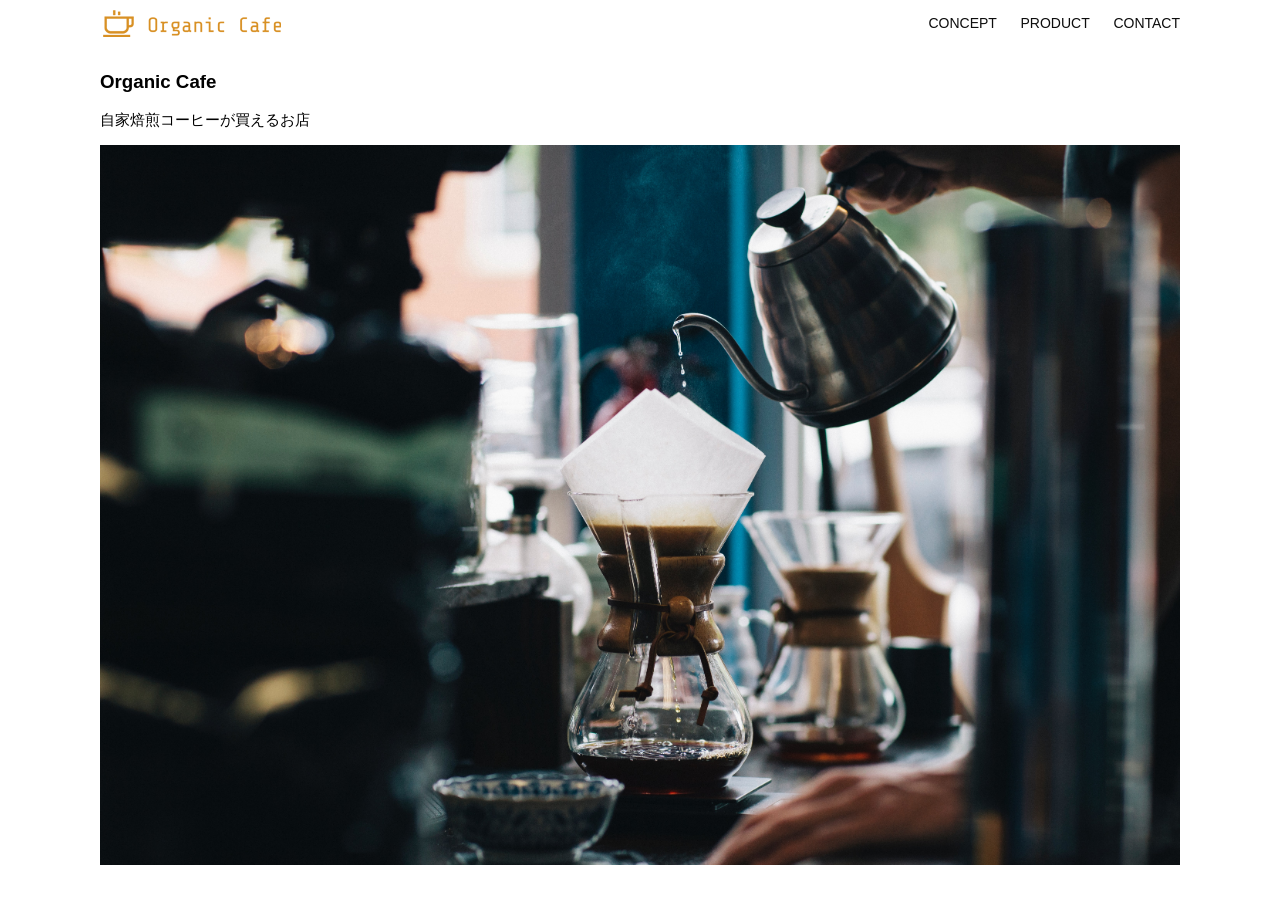
<file: kadai_013/index.html>
<!doctype html>
<html>
    <head>
        <title>Organic Cafe</title>
        <meta charset="UTF-8" />
        <meta
            name="description"
            content="自家焙煎のコーヒーがお家で楽しめるOrganic Cafe"
        />
        <meta name="viewport" content="width=device-width, initial-scale=1.0" />
        <link rel="stylesheet" href="style.css" />
    </head>
    <body>
        <!-- ヘッダー -->
        <header>
            <!-- ロゴ -->
            <a href="index.html" id="logo"
                ><img src="images/logo.png" alt="トップページに戻る"
            /></a>

            <!-- PC用ナビゲーション -->
            <nav id="nav-pc">
                <a href="index.html#concept">CONCEPT</a>
                <a href="index.html#product">PRODUCT</a>
                <a href="index.html#contact">CONTACT</a>
            </nav>
            <!-- SP用課題 -->
            <img
                id="menu-sp" src="images/button-menu.png" alt="ナビゲーションを開く" onclick="document.getElementById('nav-sp').style.display = 'block'">
            <nav id="nav-sp">
                <img
                    id="close" src="images/button-close.png"
                    alt="ナビゲーションを閉じる"
                    onclick="
                        document.getElementById('nav-sp').style.display = 'none'">
                    <ul>
                        <li>
                            <a
                                id="logo-sp"
                                href="index.html"
                                onclick="
                                    document.getElementById(
                                        'nav-sp',
                                    ).style.display = 'none'
                                "
                            >
                                <img
                                    src="images/logo-sp.png"
                                    alt="トップページに戻る"
                            /></a>
                        </li>
                        <li>
                            <a
                                class="menu"
                                href="index.html#concept"
                                onclick="
                                    document.getElementById(
                                        'nav-sp',
                                    ).style.display = 'none'
                                "
                                >CONCEPT</a
                            >
                        </li>
                        <li>
                            <a
                                class="menu"
                                href="index.html#product"
                                onclick="
                                    document.getElementById(
                                        'nav-sp',
                                    ).style.display = 'none'
                                "
                                >PRODUCT</a
                            >
                        </li>
                        <li>
                            <a
                                class="menu"
                                href="index.html#contact"
                                onclick="
                                    document.getElementById(
                                        'nav-sp',
                                    ).style.display = 'none'
                                "
                                >CONTACT</a
                            >
                        </li>
                    </ul>
                </nav>
            </nav>
        </header>

        <main>
            <article>
                <!-- メインビジュアル -->
                <section id="main-visual">
                    <div id="main-message">
                        <h1>Organic Cafe</h1>
                        <p>自家焙煎コーヒーが買えるお店</p>
                    </div>
                    <img
                        src="images/main-image.jpg"
                        alt="コーヒーをハンドドリップで淹れる画像"
                    />
                </section>
            </article>
        </main>
    </body>
</html>
</file>
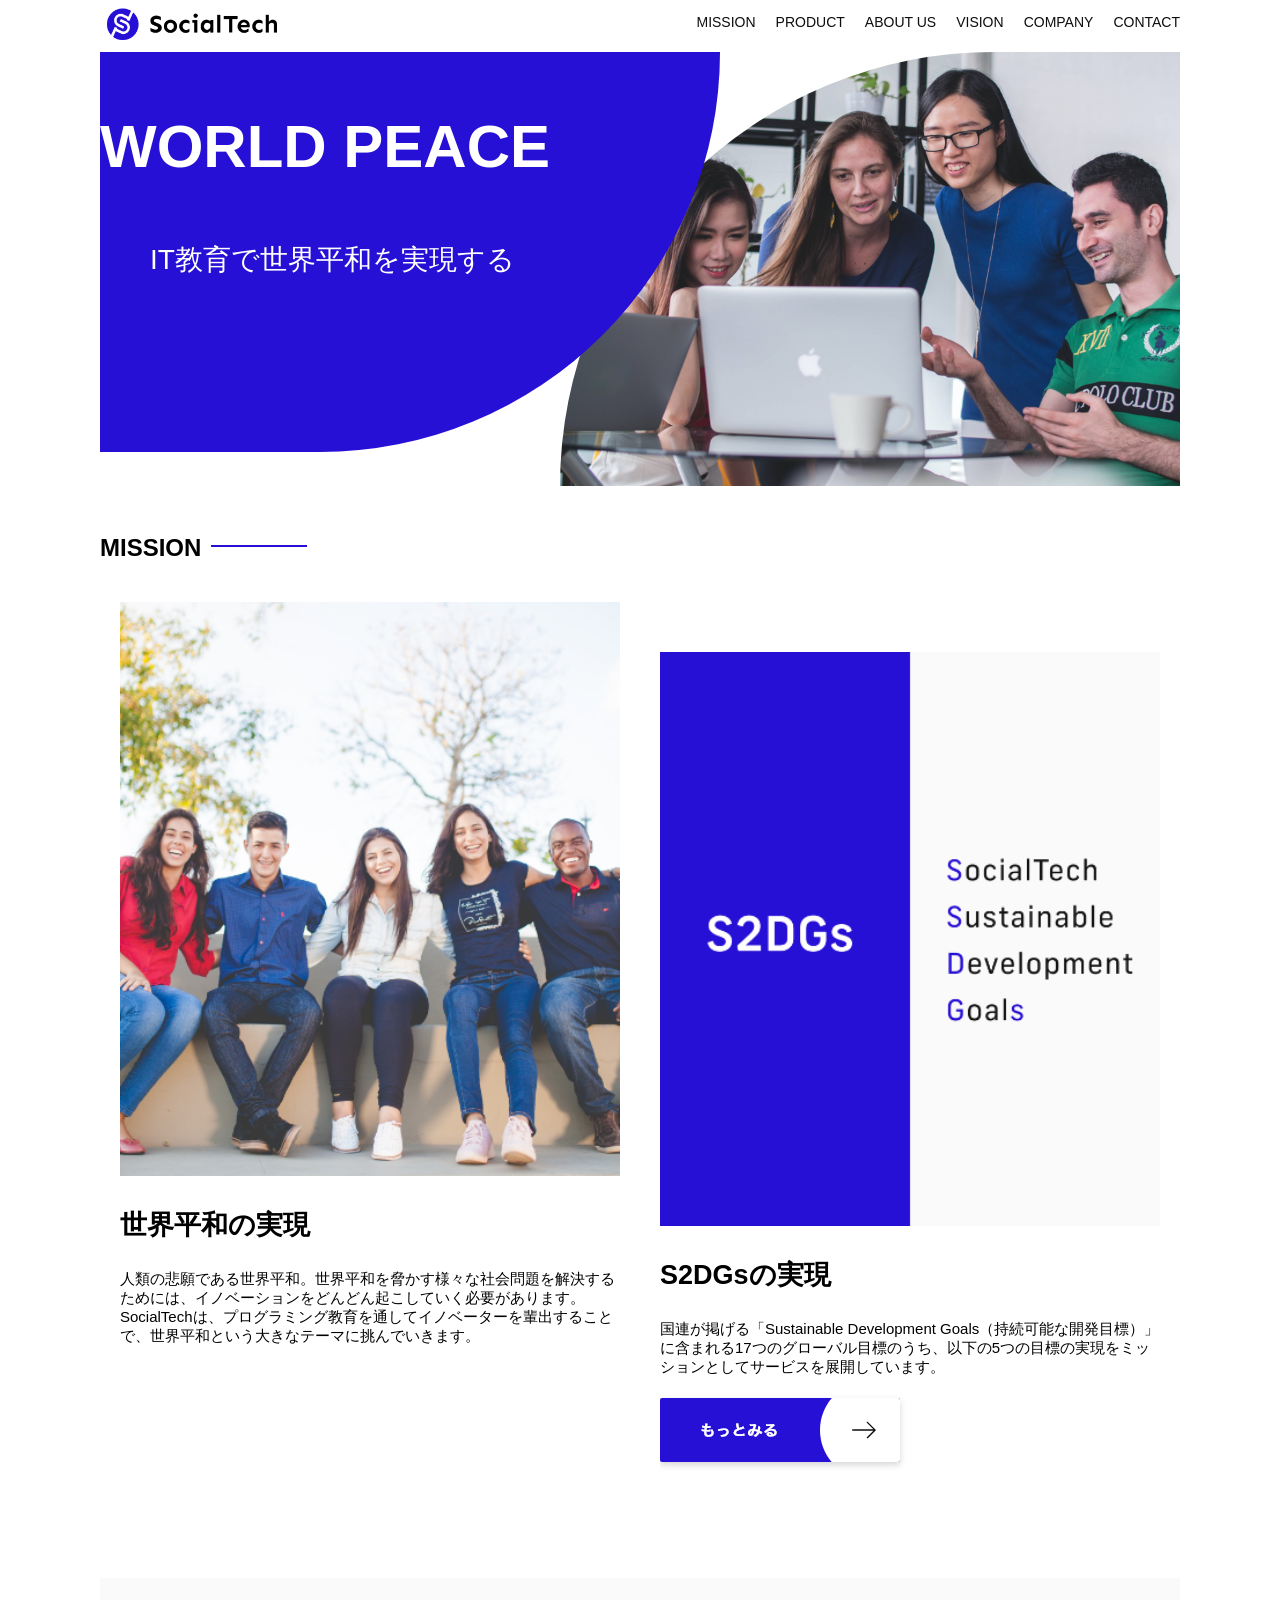
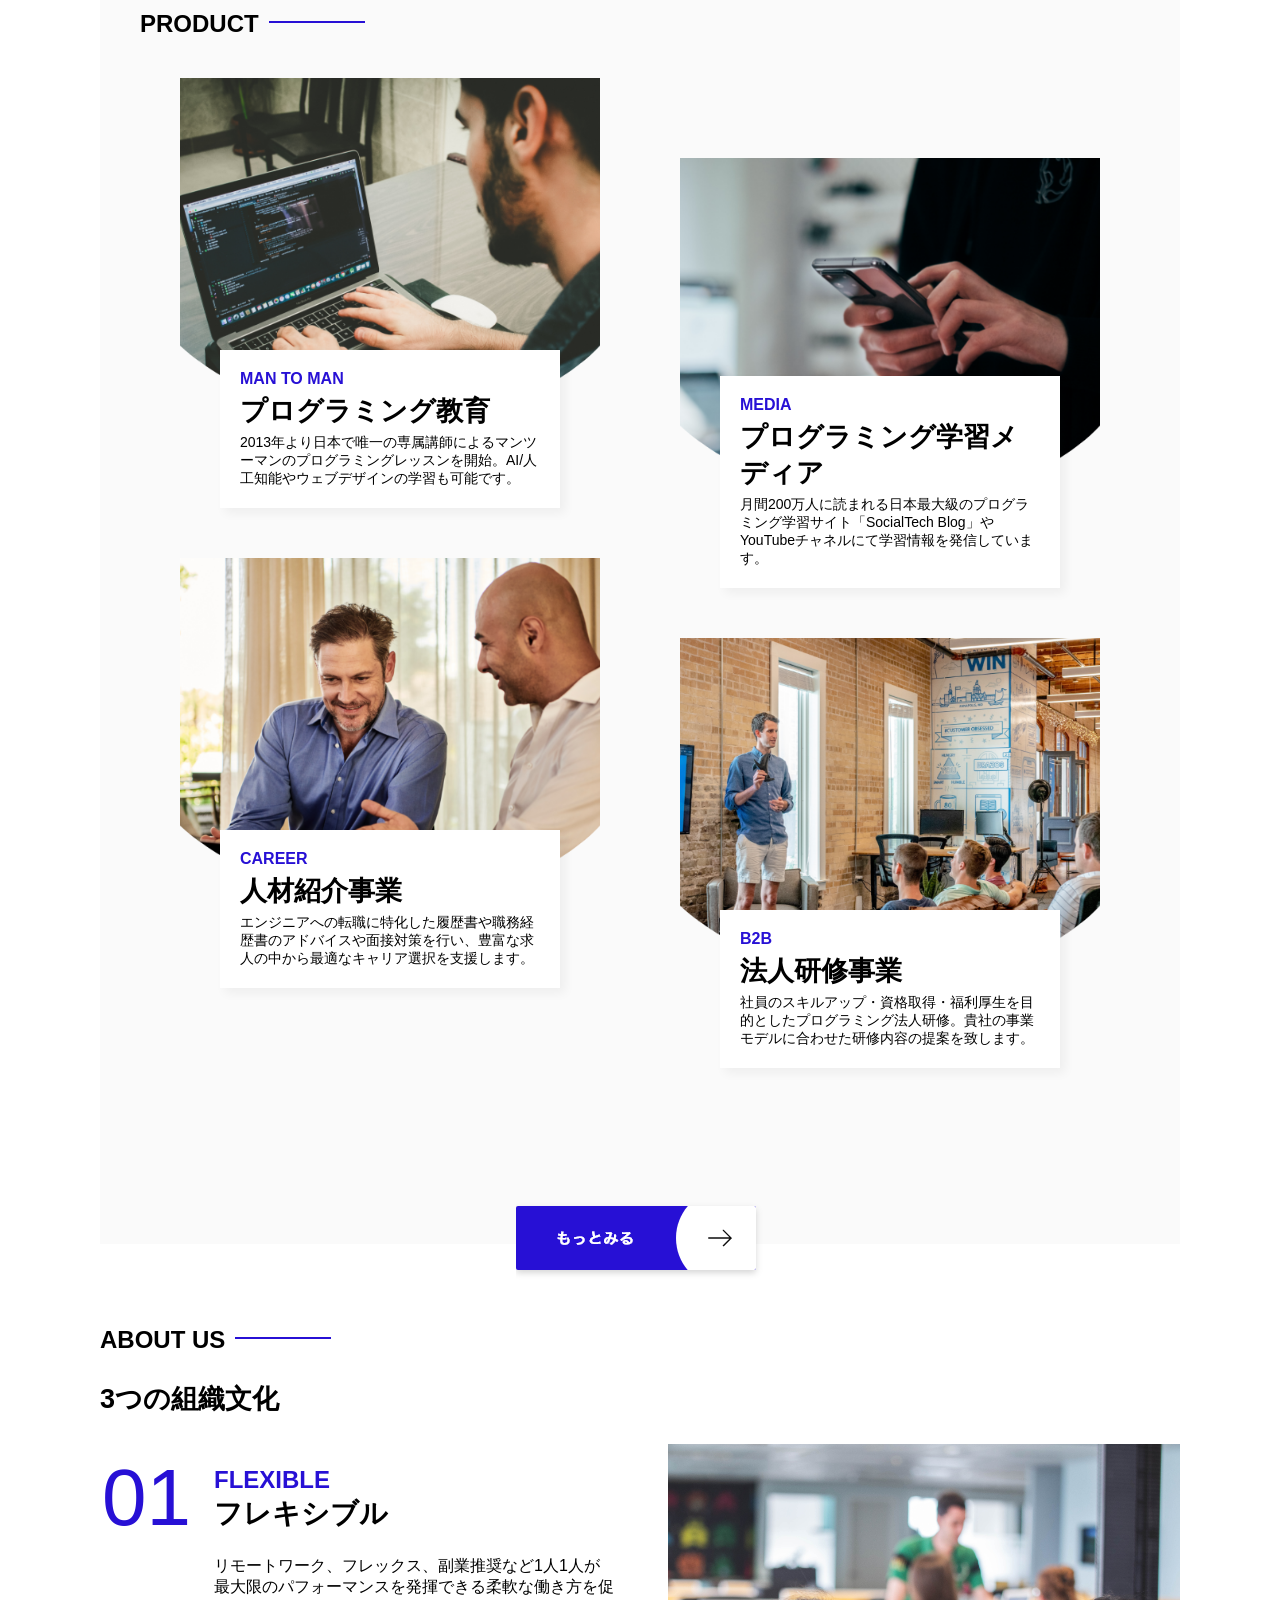
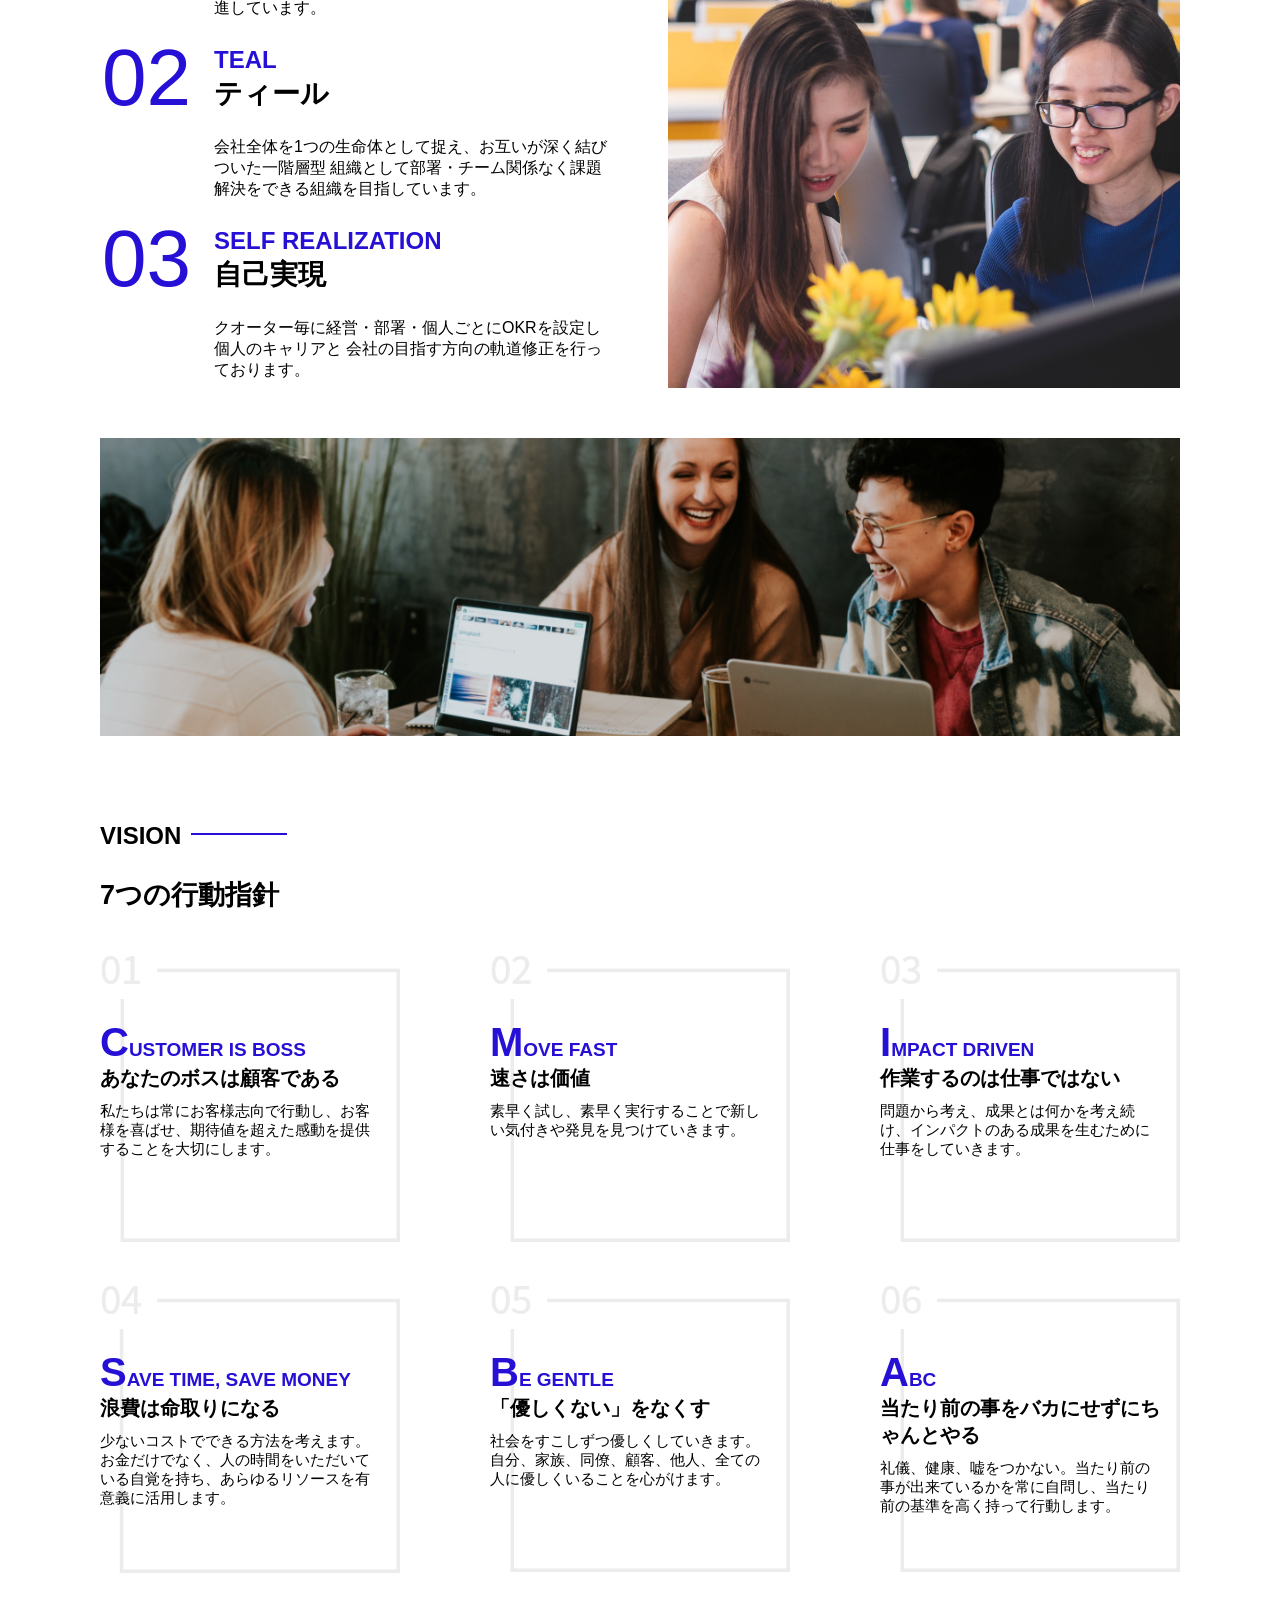
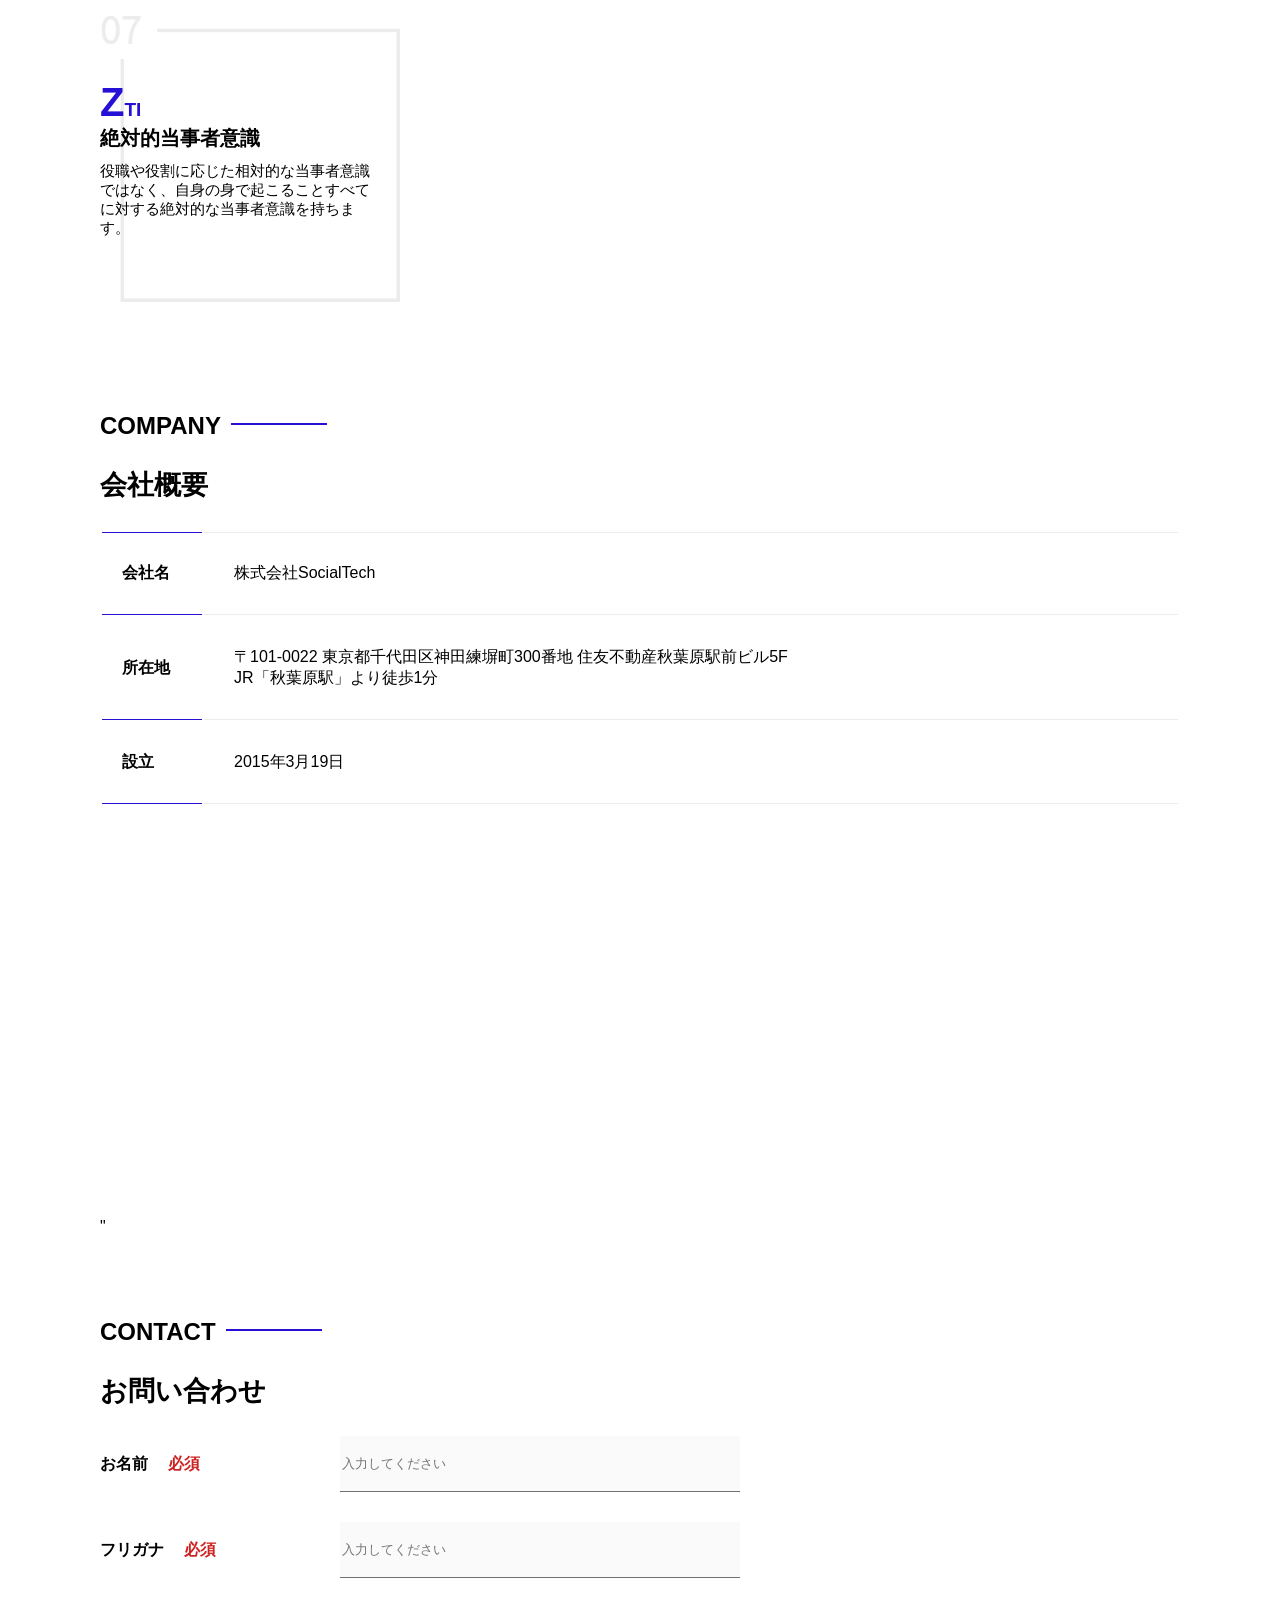
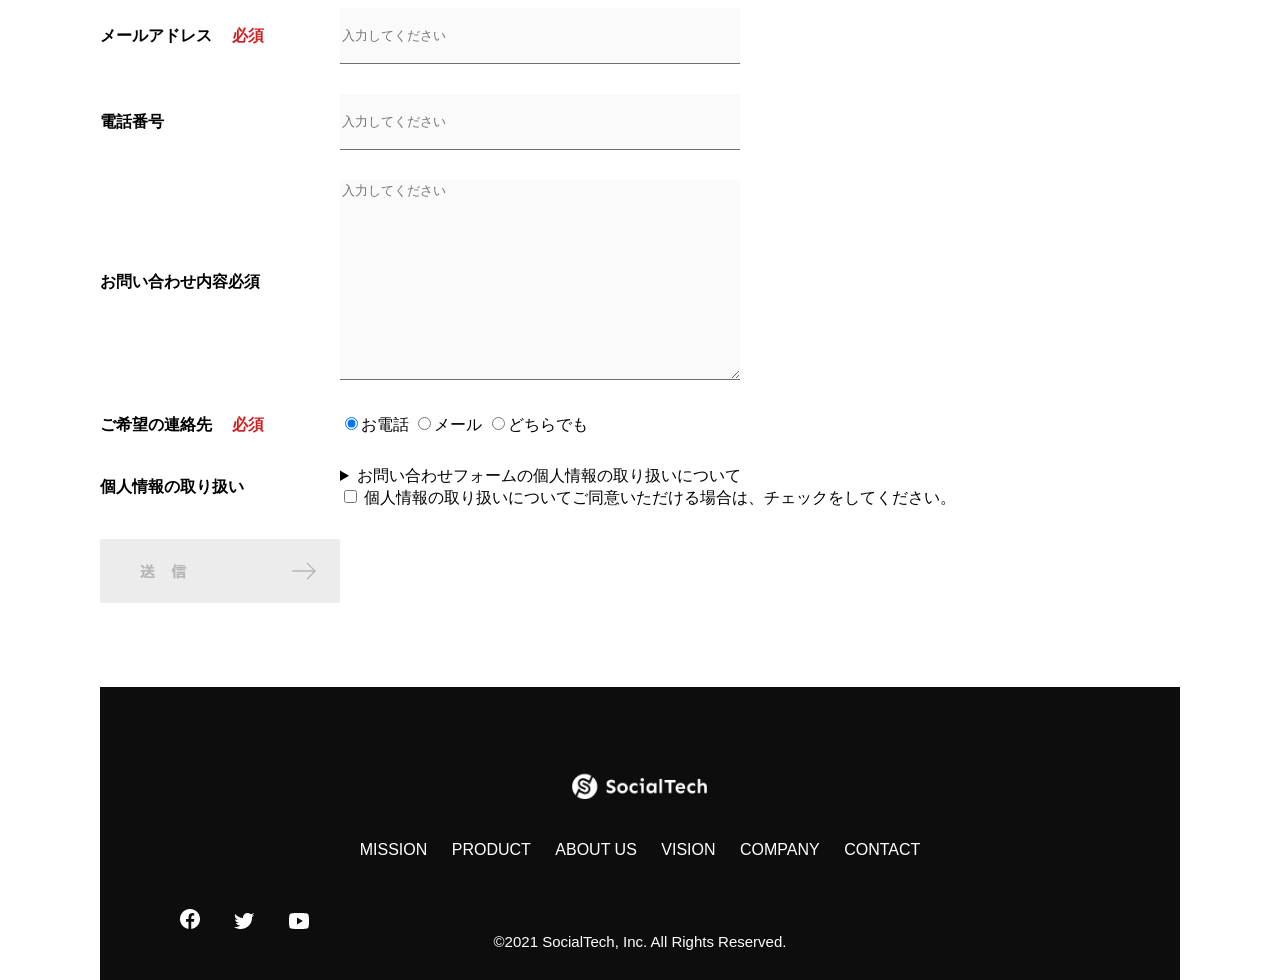
<file:  kadai_tutorial_output/socialtech/index.html>
<!doctype html>
<html>
  <head>
    <title>SocialTech</title>
    <meta charset="utf-8" />
    <meta
      name="description"
      content="SocialTechはEdTech業界のリーディングカンパニーを目指します。"
    />
    <meta name="viewport" content="width=device-width, initial-scale=1.0" />
    <link rel="stylesheet" href="style.css" />
  </head>
  <body>
    <!-- ヘッダー -->
    <header>
      <!-- ロゴ -->
      <a href="index.html" id="logo">
          <img src="images/logo.png" alt="トップページに戻る">
        </a>
      <!-- PC用ナビゲーション -->
      <nav id="nav-pc">
        <ul>
          <li><a href="mission.html">MISSION</a></li>
          <li><a href="product.html">PRODUCT</a></li>
          <li><a href="index.html#aboutus">ABOUT US</a></li>
          <li><a href="index.html#vision">VISION</a></li>
          <li><a href="index.html#company">COMPANY</a></li>
          <li><a href="index.html#contact">CONTACT</a></li>
        </ul>
      </nav>
      <!-- スマホ用メニューボタン -->
      <button id="menu-sp" onclick="document.getElementById('nav-sp').style.display = 'block'">
          <img src="images/button-menu.png" alt="ナビゲーションを開く">
      </button>
      <!-- スマホ用ナビゲーション -->
      <div id="nav-sp">
          <button id="close" onclick="document.getElementById('nav-sp').style.display = 'none'">
              <img src="images/button-close.png" alt="ナビゲーションを閉じる">
          </button>
                  <nav>
                      <ul>
                          <li>
                              <a id="logo-sp" href="index.html" onclick="document.getElementById('nav-sp').style.display = 'none'"><img src="images/logo-sp.png" alt="トップページに戻る"></a>
                          </li>
                        <li><a class="menu" href="mission.html" onclick="document.getElementById('nav-sp').style.display = 'none'">MISSION</a></li>
                        <li><a class="menu" href="product.html" onclick="document.getElementById('nav-sp').style.display = 'none'">PRODUCT</a></li>
                        <li><a class="menu" href="index.html#aboutus" onclick="document.getElementById('nav-sp').style.display = 'none'">ABOUT US</a></li>
                        <li><a class="menu" href="index.html#vision" onclick="document.getElementById('nav-sp').style.display = 'none'">VISION</a></li>
                        <li><a class="menu" href="index.html#company" onclick="document.getElementById('nav-sp').style.display = 'none'">COMPANY</a></li>
                        <li><a class="menu" href="index.html#contact" onclick="document.getElementById('nav-sp').style.display = 'none'">CONTACT</a></li>
                      </ul>
                  </nav>
                  <div id="sns">
                      <a href="https://www.facebook.com/sejuku2013">
                          <img src="images/button-facebook.png" alt="Facebookのリンク">
                      </a>
                      <a href="https://twitter.com/samuraijuku">
                          <img src="images/button-twitter.png" alt="Twitterのリンク">
                      </a>
                      <a href="https://www.youtube.com/channel/UCCFOQO5aDK0xXam4cUQXT8g">
                          <img src="images/button-youtube.png" alt="YouTubeのリンク">
                      </a>
                  </div>
      </div>
    </header>
    <main>
      <article>
        <!-- メインビジュアル -->
        <section id="main-visual">
          <div id="main-message">
            <h1>WORLD PEACE</h1>
            <p>IT教育で世界平和を実現する</p>
          </div>
          <img
            src="images/index/index-main.png"
            alt="PCの周りに集まる多国籍の仲間たち"
          />
        </section>
        <!-- ミッション -->
         <section id="mission">
          <h2 class="index-h2">MISSION</h2>
          <div id="mission-flex">
            <div>
              <img id="mission-photo" src="images/index/index-mission.png" alt="屋外のベンチで写真を撮影する多国籍の仲間たち">
              <h3>世界平和の実現</h3>
              <p>
                人類の悲願である世界平和。世界平和を脅かす様々な社会問題を解決するためには、イノベーションをどんどん起こしていく必要があります。SocialTechは、プログラミング教育を通してイノベーターを輩出することで、世界平和という大きなテーマに挑んでいきます。
              </p>
 </div>
 <div>
   <img id="s2dgs" src="images/index/s2dgs.png" alt="S2DGs">
            <h3>S2DGsの実現</h3>
            <p>国連が掲げる「Sustainable Development Goals（持続可能な開発目標）」に含まれる17つのグローバル目標のうち、以下の5つの目標の実現をミッションとしてサービスを展開しています。</p>
            <a href="mission.html">
              <img src="images/button-more.png" alt="もっとみる">
            </a>
 </div>
            </div>
          </div>
         </section>
<!-- プロダクト -->
      <section id="product">
       <h2 class="index-h2">PRODUCT</h2>
        <div class="product-flex">
         <div id="product-left">
          <div>
               <img class="product-photo" src="images/index/index-mantoman.png" alt="PCでコードを書く男性">
               <div class="product-explain">
                 <span>MAN TO MAN</span>
                 <h3>プログラミング教育</h3>
                 <p>2013年より日本で唯一の専属講師によるマンツーマンのプログラミングレッスンを開始。AI/人工知能やウェブデザインの学習も可能です。</p>
               </div>
             </div>
             <div>
               <img class="product-photo" src="images/index/index-career.png" alt="笑顔で話し合う2人の男性">
               <div class="product-explain">
                 <span>CAREER</span>
                 <h3>人材紹介事業</h3>
                 <p>エンジニアへの転職に特化した履歴書や職務経歴書のアドバイスや面接対策を行い、豊富な求人の中から最適なキャリア選択を支援します。</p>
               </div>
             </div>
         </div>
         <div id="product-right">
            <div>
              <img class="product-photo" src="images/index/index-media.png" alt="スマートフォンを操作する人">
              <div class="product-explain">
                <span>MEDIA</span>
                <h3>プログラミング学習メディア</h3>
                <p>月間200万人に読まれる日本最大級のプログラミング学習サイト「SocialTech Blog」やYouTubeチャネルにて学習情報を発信しています。</p>
              </div>
            </div>
            <div>
              <img class="product-photo" src="images/index/index-b2b.png" alt="講演中の男性とそれを聴く人々">
              <div class="product-explain">
                <span>B2B</span>
                <h3>法人研修事業</h3>
                <p>社員のスキルアップ・資格取得・福利厚生を目的としたプログラミング法人研修。貴社の事業モデルに合わせた研修内容の提案を致します。</p>
              </div>
            </div>
          </div>
        </div>
        <div id="product-more">
          <a href="product.html">
            <img src="images/button-more.png" alt="もっとみる">
          </a>
         </div>
      </section>
    <!-- ABOUT US -->
     <section id="aboutus">
      <h2 class="index-h2">ABOUT US</h2>
      <h3>3つの組織文化</h3>
      <div>
      <table class="culture-table">
        <tr>
          <td class="culture-num">01</td>
          <th><span class="culture-en">FLEXIBLE</span><br>フレキシブル</th>
        </tr>
        <tr>
          <td>
            <!-- 空のセル -->
          </td>
          <td class="culture-description">リモートワーク、フレックス、副業推奨など1人1人が最大限のパフォーマンスを発揮できる柔軟な働き方を促進しています。</td>
          </tr>
          <tr>
          <td class="culture-num">02</td>
          <th><span class="culture-en">TEAL</span><br>ティール</th>
        </tr>
        <tr>
          <td>
            <!-- 空のセル -->
          </td>
          <td class="culture-description">会社全体を1つの生命体として捉え、お互いが深く結びついた一階層型 組織として部署・チーム関係なく課題解決をできる組織を目指しています。</td>
        </tr>
        <tr>
        <td class="culture-num">03</td>
        <th><span class="culture-en">SELF REALIZATION</span><br>自己実現</th>
        </tr>
<tr>
        <td>
          <!-- 空のセル -->
        </td>
        <td class="culture-description">クオーター毎に経営・部署・個人ごとにOKRを設定し個人のキャリアと 会社の目指す方向の軌道修正を行っております。</td>      </tr>
      </table>
      <img class="culture-img" src="images/index/index-aboutus1.png"  alt="笑顔で話し合う2人の女性">
  </div>
  <img class="culture-img2" src="images/index/index-aboutus2.png" alt="笑顔で話し合う3人の男女">
     </section>
     <!-- VISION -->
      <section id="vision">
        <h2 class="index-h2">VISION</h2>
        <h3>7つの行動指針</h3>
        <div>
          <div class="vision-box">
            <img src="images/index/vision-01.png" alt="01">
            <div>
              <h4>CUSTOMER IS BOSS</h4>
              <h5>あなたのボスは顧客である</h5>
              <P>私たちは常にお客様志向で行動し、お客様を喜ばせ、期待値を超えた感動を提供することを大切にします。</P>
            </div>
          </div>
          <div class="vision-box">
            <img src="images/index/vision-02.png" alt="02">
            <div>
              <h4>MOVE FAST</h4>
              <h5>速さは価値</h5>
              <P>素早く試し、素早く実行することで新しい気付きや発見を見つけていきます。</P>
            </div>
          </div><div class="vision-box">
            <img src="images/index/vision-03.png" alt="0">
            <div>
              <h4>IMPACT DRIVEN</h4>
              <h5>作業するのは仕事ではない</h5>
              <P>問題から考え、成果とは何かを考え続け、インパクトのある成果を生むために仕事をしていきます。</P>
            </div>
          </div><div class="vision-box">
            <img src="images/index/vision-04.png" alt="04">
            <div>
              <h4>SAVE TIME, SAVE MONEY</h4>
              <h5>浪費は命取りになる</h5>
              <P>少ないコストでできる方法を考えます。お金だけでなく、人の時間をいただいている自覚を持ち、あらゆるリソースを有意義に活用します。</P>
            </div>
          </div><div class="vision-box">
            <img src="images/index/vision-05.png" alt="05">
            <div>
              <h4>BE GENTLE</h4>
              <h5>「優しくない」をなくす</h5>
              <P>社会をすこしずつ優しくしていきます。自分、家族、同僚、顧客、他人、全ての人に優しくいることを心がけます。</P>
            </div>
          </div><div class="vision-box">
            <img src="images/index/vision-06.png" alt="06">
            <div>
              <h4>ABC</h4>
              <h5>当たり前の事をバカにせずにちゃんとやる</h5>
              <P>礼儀、健康、嘘をつかない。当たり前の事が出来ているかを常に自問し、当たり前の基準を高く持って行動します。</P>
            </div>
          </div>
          <div class="vision-box">
               <img src="images/index/vision-07.png" alt="07">
               <div>
                 <h4>ZTI</h4>
                 <h5>絶対的当事者意識</h5>
                 <p>役職や役割に応じた相対的な当事者意識ではなく、自身の身で起こることすべてに対する絶対的な当事者意識を持ちます。</p>
               </div>
             </div>
        </div>
      </section>
      <!-- COMPANY -->
<section id="company">
    <h2 class="index-h2">COMPANY</h2>
    <h3>会社概要</h3>
    <table id="company-table">
        <tr>
            <th class="tableheader tableheader-first">会社名</th>
            <td class="cell cell-first">株式会社SocialTech</td>
        </tr>
        <tr>
            <th class="tableheader">所在地</th>
            <td class="cell">〒101-0022 東京都千代田区神田練塀町300番地 住友不動産秋葉原駅前ビル5F<br>JR「秋葉原駅」より徒歩1分</td>
        </tr>
        <tr>
            <th class="tableheader">設立</th>
            <td class="cell">2015年3月19日</td>
        </tr>
    </table>
    <iframe src="https://www.google.com/maps/embed?pb=!1m18!1m12!1m3!1d3240.068855133681!2d139.77207767578852!3d35.69992317258122!2m3!1f0!2f0!3f0!3m2!1i1024!2i768!4f13.1!3m3!1m2!1s0x60188fee13660e23%3A0x77137876edf742ac!2z5L2P5Y-L5LiN5YuV55Sj56eL6JGJ5Y6f6aeF5YmN44OT44Or!5e0!3m2!1sja!2sjp!4v1772942447444!5m2!1sja!2sjp" width="600" height="450" style="border:0;" allowfullscreen="" loading="lazy" referrerpolicy="no-referrer-when-downgrade"></iframe>"
</section>
 <!-- お問い合わせフォーム -->
 <section id="contact">
     <h2 class="index-h2">CONTACT</h2>
     <h3>お問い合わせ</h3>
     <form>
         <div>
             <div class="contact-heading">
                 <label class="contact-label">お名前<span class="contact-span">必須</span></label>
                  </div>
                <div>
                    <input type="text" name="name" placeholder="入力してください" class="contact-textbox">
                </div>
         </div>
         <div>
             <div class="contact-heading">
                 <label class="contact-label">フリガナ<span class="contact-span">必須</span></label>
             </div>
             <div>
                 <input type="text" name="hurigana" placeholder="入力してください" class="contact-textbox">
             </div>
         </div>
         <div>
             <div class="contact-heading">
                 <label class="contact-label">メールアドレス<span class="contact-span">必須</span></label>
                  </div>
                <div>
                    <input type="text" name="email" placeholder="入力してください" class="contact-textbox">
                </div>
         </div>
         <div>
             <div class="contact-heading">
                 <label class="contact-label">電話番号</label>
             </div>
             <div>
                 <input type="text" name="tel" placeholder="入力してください" class="contact-textbox">
             </div>
         </div>
         <div>
             <div class="contact-heading">
                 <label class="contact-label">お問い合わせ内容<span calss="contact-span">必須</span></label>
             </div>
             <div>
                 <textarea class="contact-textarea" placeholder="入力してください" name="message"></textarea>
             </div>
         </div>
         <div>
             <div class="contact-heading">
                 <label class="contact-label">ご希望の連絡先<span class="contact-span">必須</span></label>
             </div>
             <div>
                 <input class="radiobutton" type="radio" value="tel" name="contact" checked><label>お電話</label>
                 <input class="radiobutton" type="radio" value="mail" name="contact"><label>メール</label>
                 <input class="radiobutton" type="radio" value="both" name="contact"><label>どちらでも</label>
             </div>
         </div>
         <div>
             <div class="contact-heading">
                 <label class="contact-label">個人情報の取り扱い</label>
             </div>
             <div>
                 <details>
                     <summary>お問い合わせフォームの個人情報の取り扱いについて</summary>
                     <div>
                         <dl>
                             <dt>１．組織の名称又は氏名</dt>
                             <dd>株式会社SocialTech</dd>
                             <dt>２．個人情報保護管理者（若しくはその代理人）の氏名又は職名、所属及び連絡先</dt>
                             <dd>
                                 <p>鈴木 一郎 コーポレート部</p>
                                 <p>メールアドレス：samurai@example.com</p>
                                 <p>TEL：03-1234-5678</p>
                             </dd>
                             <dt>３．個人情報の利用目的</dt>
                             <dd>
                                 <ul>
                                     <li>本サービス及び本サービスに関連する情報の提供又はそれらに関する連絡のため</li>
                                     <li>ユーザーの本人確認のため</li>
                                     <li>当社サービスのご案内のため</li>
                                     <li>当社の商品等の広告または宣伝（電子メールによるものを含むものとします。）</li>
                                 </ul>
                             </dd>
                             <dt>４．個人情報の取り扱い業務の委託</dt>
                             <dd>個人情報の取扱業務の全部または一部を外部に業務委託する場合があります。その際、弊社は、個人情報を適切に保護できる管理体制を敷き実行していることを条件として委託先を厳選したうえで、機密保持契約を委託先と締結し、お客様の個人情報を厳密に管理させます。</dd>
                             <dt>５．個人情報の開示等の請求</dt>
                             <dd>お客様は、弊社に対してご自身の個人情報の開示等（利用目的の通知、開示、内容の訂正・追加・削除、利用の停止または消去、第三者への提供の停止）に関して、当社問合わせ窓口に申し出ることができます。<br>
                                                      その際、弊社はお客様ご本人を確認させていただいたうえで、合理的な期間内に対応いたします。<br>
                                                      なお、個人情報に関する弊社問合わせ先は、次の通りです。
                             </dd>
                             <dd>
                                 <p>株式会社SocialTech　個人情報問合せ窓口</p>
                                 <p>〒150-0043　東京都千代田区神田練塀町300番地 住友不動産秋葉原駅前ビル5F</p>
                                 <p>メールアドレス：samurai@example.com　TEL：03-1234-5678</p>
                             </dd>
                             <dt>６．個人情報を提供されることの任意性について</dt>
                                 <dd>お客様がご自身の個人情報を弊社に提供されるか否かは、お客様のご判断によりますが、もしご提供されない場合には、適切なサービスが提供できない場合がありますので予めご了承ください。</dd>
                         </dl>
                     </div>
              </details>
              <input type="checkbox" name="agree">
              <span>個人情報の取り扱いについてご同意いただける場合は、チェックをしてください。</span>
             </div>
         </div>
         <input type="image" src="images/button-submit.png" alt="送信する">
     </form>
 </section>
      </article>
    </main>
    <footer>
        <div id="footer-logo">
            <img src="images/logo-sp.png" alt="SocialTech">
        </div>
        <div id="footer-link">
            <a href="mission.html">MISSION</a>
            <a href="product.html">PRODUCT</a>
            <a Href="index.html#aboutus">ABOUT US</a>
            <a Href="index.html#vision">VISION</a>
            <a Href="index.html#company">COMPANY</a>
            <a Href="index.html#contact">CONTACT</a>
        </div>
        <div id="sns-footer">
            <div class="sns-btns">
                <a href="https://www.facebook.com/sejuku2013"><img src="images/button-facebook.png" alt="Facebookのリンク"></a>
                           <a href="https://twitter.com/samuraijuku"><img src="images/button-twitter.png" alt="Twitterのリンク"></a>
                           <a href="https://www.youtube.com/channel/UCCFOQO5aDK0xXam4cUQXT8g"><img src="images/button-youtube.png" alt="YouTubeのリンク"></a>
            </div>
        </div>
            <p id="copyright">&copy;2021 SocialTech, Inc. All Rights Reserved.</p>

    </footer>
  </body>
</html>
</file>
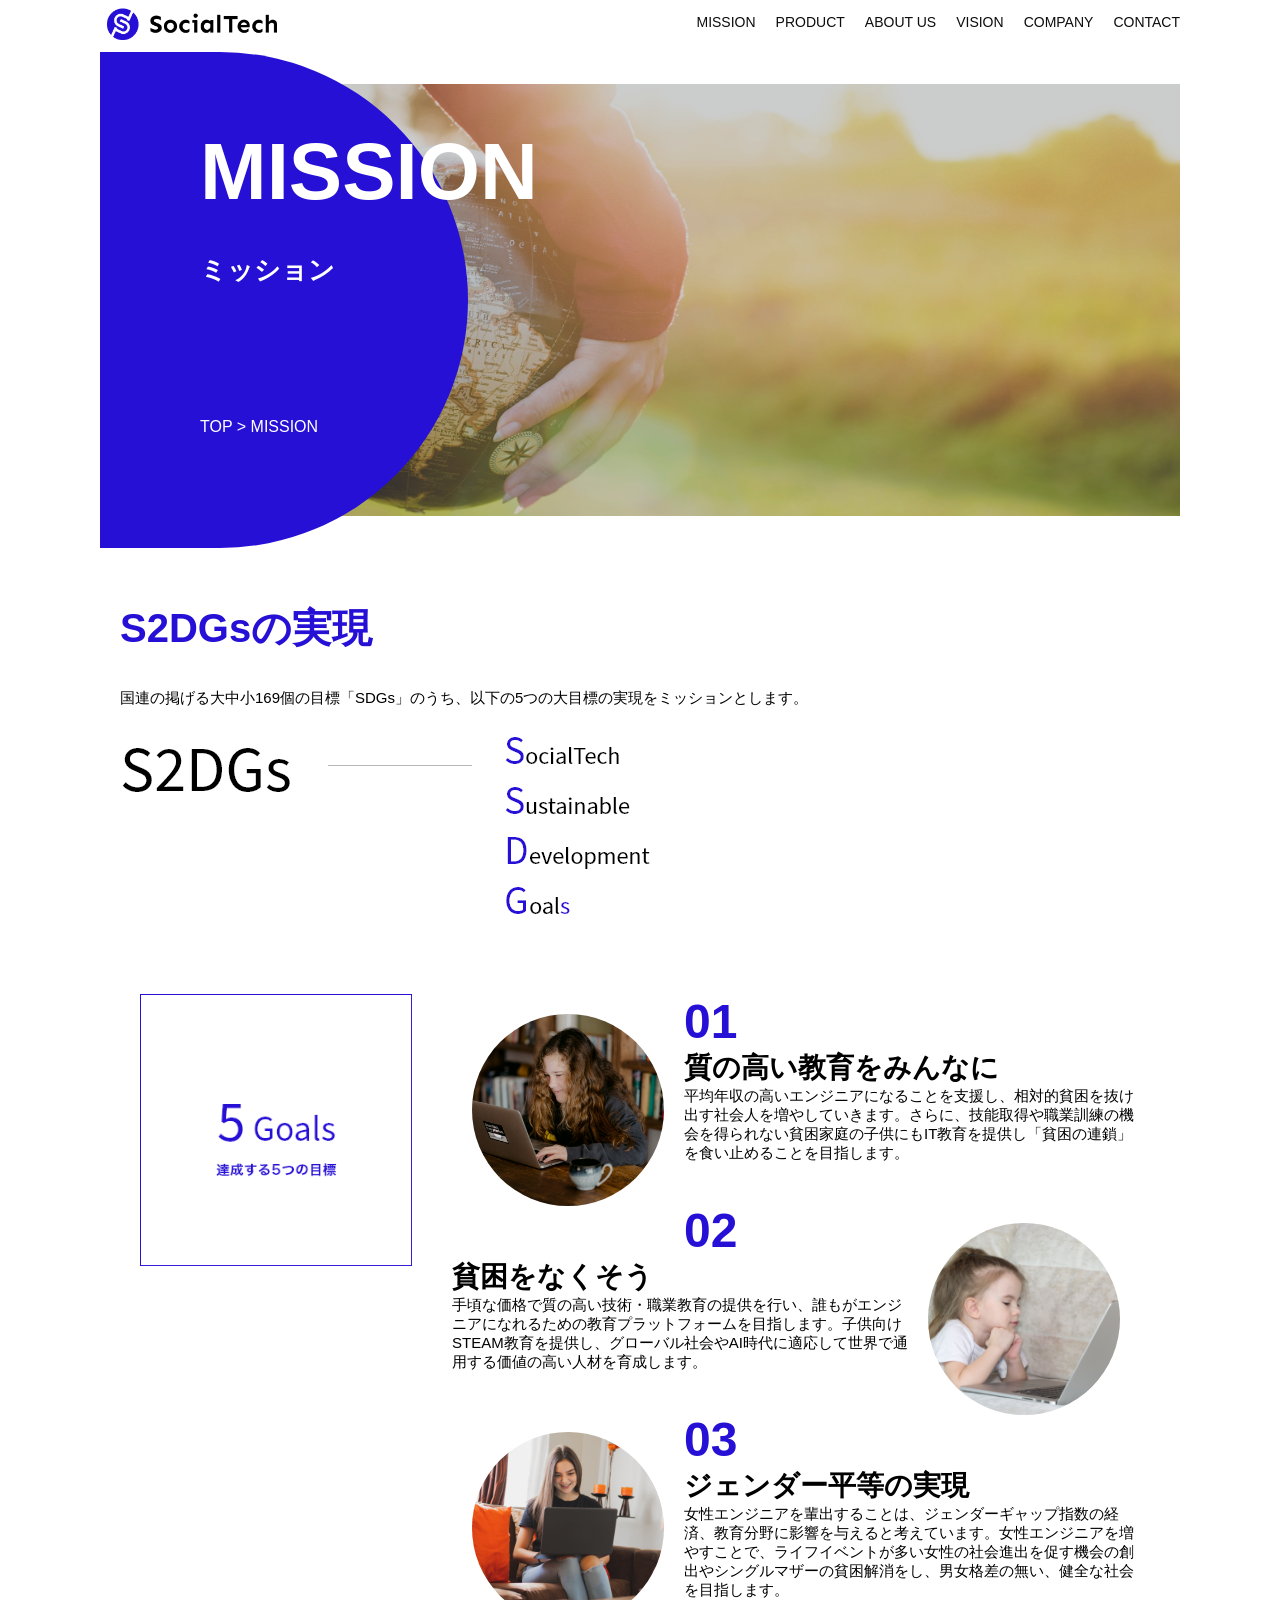
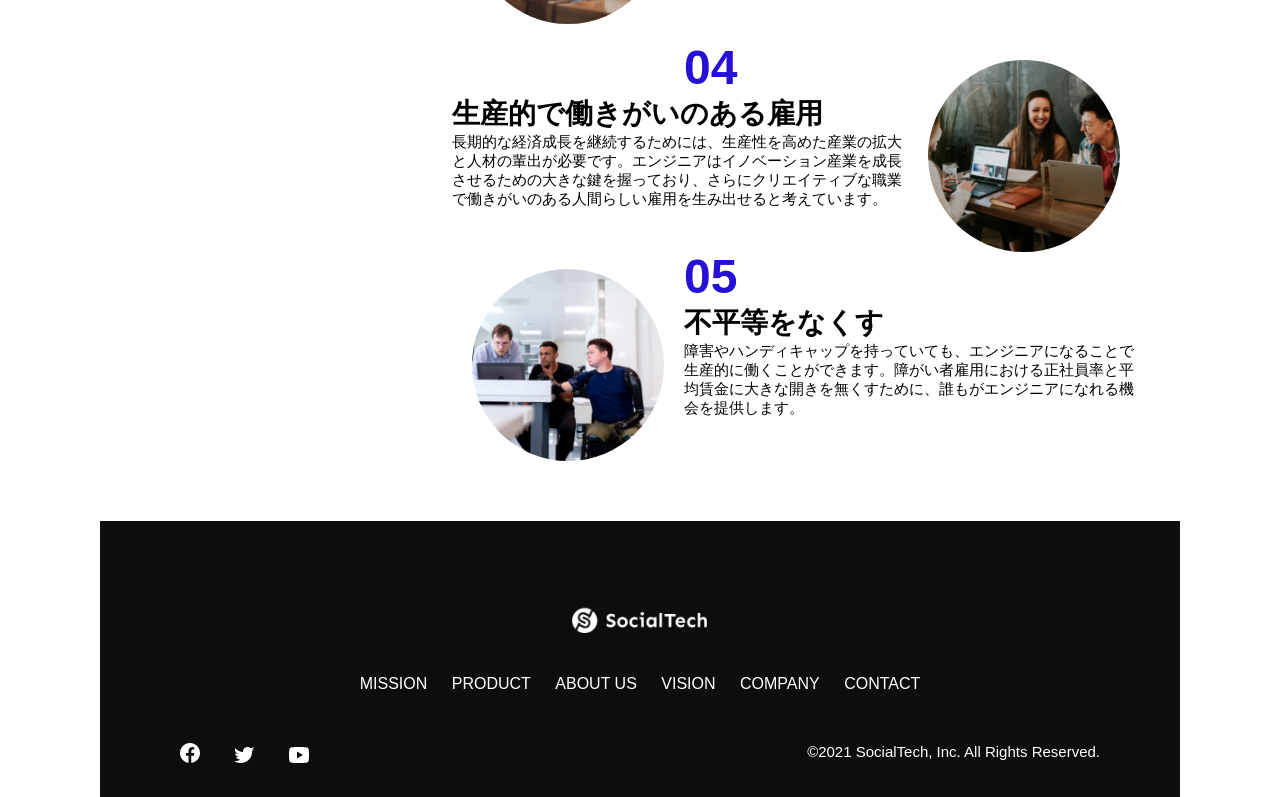
<file:  kadai_tutorial_output/socialtech/mission.html>
<!doctype html>
<html>
    <head>
        <title>SocialTech - Mission ミッション -</title>
        <meta charset="utf-8" />
        <meta
            name="description"
            content="SocialTechが目指す5つの目標（S2DGs）を紹介します"
        />
        <meta name="viewport" content="width=device-width, initial-scale=1.0" />
        <link rel="stylesheet" href="style.css" />
    </head>

    <body>
        <!-- ヘッダー -->
        <header>
            <!-- ロゴ -->
            <a href="index.html" id="logo">
                <img src="images/logo.png" alt="トップページに戻る" />
            </a>

            <!-- PC用ナビゲーション  -->
            <nav id="nav-pc">
                <ul>
                    <li><a href="mission.html">MISSION</a></li>
                    <li><a href="product.html">PRODUCT</a></li>
                    <li><a href="index.html#aboutus">ABOUT US</a></li>
                    <li><a href="index.html#vision">VISION</a></li>
                    <li><a href="index.html#company">COMPANY</a></li>
                    <li><a href="index.html#contact">CONTACT</a></li>
                </ul>
            </nav>

            <!-- スマホ用メニューボタン -->
            <button
                id="menu-sp"
                onclick="
                    document.getElementById('nav-sp').style.display = 'block'
                "
            >
                <img src="images/button-menu.png" alt="ナビゲーションを開く" />
            </button>

            <!-- スマホ用ナビゲーション -->
            <div id="nav-sp">
                <button
                    id="close"
                    onclick="
                        document.getElementById('nav-sp').style.display = 'none'
                    "
                >
                    <img
                        src="images/button-close.png"
                        alt="ナビゲーションを閉じる"
                    />
                </button>
                <nav>
                    <ul>
                        <li>
                            <a
                                id="logo-sp"
                                href="index.html"
                                onclick="
                                    document.getElementById(
                                        'nav-sp',
                                    ).style.display = 'none'
                                "
                                ><img
                                    src="images/logo-sp.png"
                                    alt="トップページに戻る"
                            /></a>
                        </li>
                        <li>
                            <a
                                class="menu"
                                href="mission.html"
                                onclick="
                                    document.getElementById(
                                        'nav-sp',
                                    ).style.display = 'none'
                                "
                                >MISSION</a
                            >
                        </li>
                        <li>
                            <a
                                class="menu"
                                href="product.html"
                                onclick="
                                    document.getElementById(
                                        'nav-sp',
                                    ).style.display = 'none'
                                "
                                >PRODUCT</a
                            >
                        </li>
                        <li>
                            <a
                                class="menu"
                                href="index.html#aboutus"
                                onclick="
                                    document.getElementById(
                                        'nav-sp',
                                    ).style.display = 'none'
                                "
                                >ABOUT US</a
                            >
                        </li>
                        <li>
                            <a
                                class="menu"
                                href="index.html#vision"
                                onclick="
                                    document.getElementById(
                                        'nav-sp',
                                    ).style.display = 'none'
                                "
                                >VISION</a
                            >
                        </li>
                        <li>
                            <a
                                class="menu"
                                href="index.html#company"
                                onclick="
                                    document.getElementById(
                                        'nav-sp',
                                    ).style.display = 'none'
                                "
                                >COMPANY</a
                            >
                        </li>
                        <li>
                            <a
                                class="menu"
                                href="index.html#contact"
                                onclick="
                                    document.getElementById(
                                        'nav-sp',
                                    ).style.display = 'none'
                                "
                                >CONTACT</a
                            >
                        </li>
                    </ul>
                </nav>
                <div id="sns">
                    <a href="https://www.facebook.com/sejuku2013">
                        <img
                            src="images/button-facebook.png"
                            alt="Facebookのリンク"
                        />
                    </a>
                    <a href="https://twitter.com/samuraijuku">
                        <img
                            src="images/button-twitter.png"
                            alt="Twitterのリンク"
                        />
                    </a>
                    <a
                        href="https://www.youtube.com/channel/UCCFOQO5aDK0xXam4cUQXT8g"
                    >
                        <img
                            src="images/button-youtube.png"
                            alt="YouTubeのリンク"
                        />
                    </a>
                </div>
            </div>
        </header>

        <main>
            <article>
                <section id="mission-main">
                    <div class="mission-main-inner">
                        <div id="mission-title">
                            <h1>MISSION<br /><span>ミッション</span></h1>
                            <p>TOP > MISSION</p>
                        </div>
                    </div>
                </section>
                <section id="mission-s2dgs">
                    <h2 class="mission-h2">S2DGsの実現</h2>
                    <p>
                        国連の掲げる大中小169個の目標「SDGs」のうち、以下の5つの大目標の実現をミッションとします。
                    </p>
                    <img src="images/mission/mission-s2dgs.png" alt="S2DGs" />
                </section>
                <section id="mission-five-goals">
                    <div class="five-goals-image">
                        <img
                            src="images/mission/mission-5goals.png"
                            alt="5Goals"
                        />
                    </div>
                    <div class="five-goals-read">
                        <div>
                            <img
                                class="fivegoals-image-left"
                                src="images/mission/mission-5goals01.png"
                                alt="PCを操作する女の子"
                            />
                            <span class="fivegoals-number">01</span>
                            <h3 class="fivegoals-h3">質の高い教育をみんなに</h3>
                            <p class="fivegoals-p">
                                平均年収の高いエンジニアになることを支援し、相対的貧困を抜け出す社会人を増やしていきます。さらに、技能取得や職業訓練の機会を得られない貧困家庭の子供にもIT教育を提供し「貧困の連鎖」を食い止めることを目指します。
                            </p>
                        </div>
                        <div>
                            <img
                                class="fivegoals-image-right"
                                src="images/mission/mission-5goals02.png"
                                alt="PCを見つめる小さい女の子"
                            />
                            <span class="fivegoals-number">02</span>
                            <h3 class="fivegoals-h3">貧困をなくそう</h3>
                            <p class="fivegoals-p">
                                手頃な価格で質の高い技術・職業教育の提供を行い、誰もがエンジニアになれるための教育プラットフォームを目指します。子供向けSTEAM教育を提供し、グローバル社会やAI時代に適応して世界で通用する価値の高い人材を育成します。
                            </p>
                        </div>
                        <div>
                            <img
                                class="fivegoals-image-left"
                                src="images/mission/mission-5goals03.png"
                                alt="PCを操作する女性"
                            />
                            <span class="fivegoals-number">03</span>
                            <h3 class="fivegoals-h3">ジェンダー平等の実現</h3>
                            <p class="fivegoals-p">
                                女性エンジニアを輩出することは、ジェンダーギャップ指数の経済、教育分野に影響を与えると考えています。女性エンジニアを増やすことで、ライフイベントが多い女性の社会進出を促す機会の創出やシングルマザーの貧困解消をし、男女格差の無い、健全な社会を目指します。
                            </p>
                        </div>
                        <div>
                            <img
                                class="fivegoals-image-right"
                                src="images/mission/mission-5goals04.png"
                                alt="笑顔で話し合う3人の男女"
                            />
                            <span class="fivegoals-number">04</span>
                            <h3 class="fivegoals-h3">
                                生産的で働きがいのある雇用
                            </h3>
                            <p class="fivegoals-p">
                                長期的な経済成長を継続するためには、生産性を高めた産業の拡大と人材の輩出が必要です。エンジニアはイノベーション産業を成長させるための大きな鍵を握っており、さらにクリエイティブな職業で働きがいのある人間らしい雇用を生み出せると考えています。
                            </p>
                        </div>
                        <div>
                            <img
                                class="fivegoals-image-left"
                                src="images/mission/mission-5goals05.png"
                                alt="障害を持つ男性が生き生きと働く様子"
                            />
                            <span class="fivegoals-number">05</span>
                            <h3 class="fivegoals-h3">不平等をなくす</h3>
                            <p class="fivegoals-p">
                                障害やハンディキャップを持っていても、エンジニアになることで生産的に働くことができます。障がい者雇用における正社員率と平均賃金に大きな開きを無くすために、誰もがエンジニアになれる機会を提供します。
                            </p>
                        </div>
                    </div>
                </section>
            </article>
        </main>
        <footer>
            <div id="footer-logo">
                <img src="images/logo-sp.png" alt="SocialTech" />
            </div>
            <div id="footer-link">
                <a href="mission.html">MISSION</a>
                <a href="product.html">PRODUCT</a>
                <a href="index.html#aboutus">ABOUT US</a>
                <a href="index.html#vision">VISION</a>
                <a href="index.html#company">COMPANY</a>
                <a href="index.html#contact">CONTACT</a>
            </div>
            <div id="sns-footer">
                <div class="sns-btns">
                    <a href="https://www.facebook.com/sejuku2013"
                        ><img
                            src="images/button-facebook.png"
                            alt="Facebookのリンク"
                    /></a>
                    <a href="https://twitter.com/samuraijuku"
                        ><img
                            src="images/button-twitter.png"
                            alt="Twitterのリンク"
                    /></a>
                    <a
                        href="https://www.youtube.com/channel/UCCFOQO5aDK0xXam4cUQXT8g"
                        ><img
                            src="images/button-youtube.png"
                            alt="YouTubeのリンク"
                    /></a>
                </div>
                <p id="copyright">
                    &copy;2021 SocialTech, Inc. All Rights Reserved.
                </p>
            </div>
        </footer>
    </body>
</html>
</file>
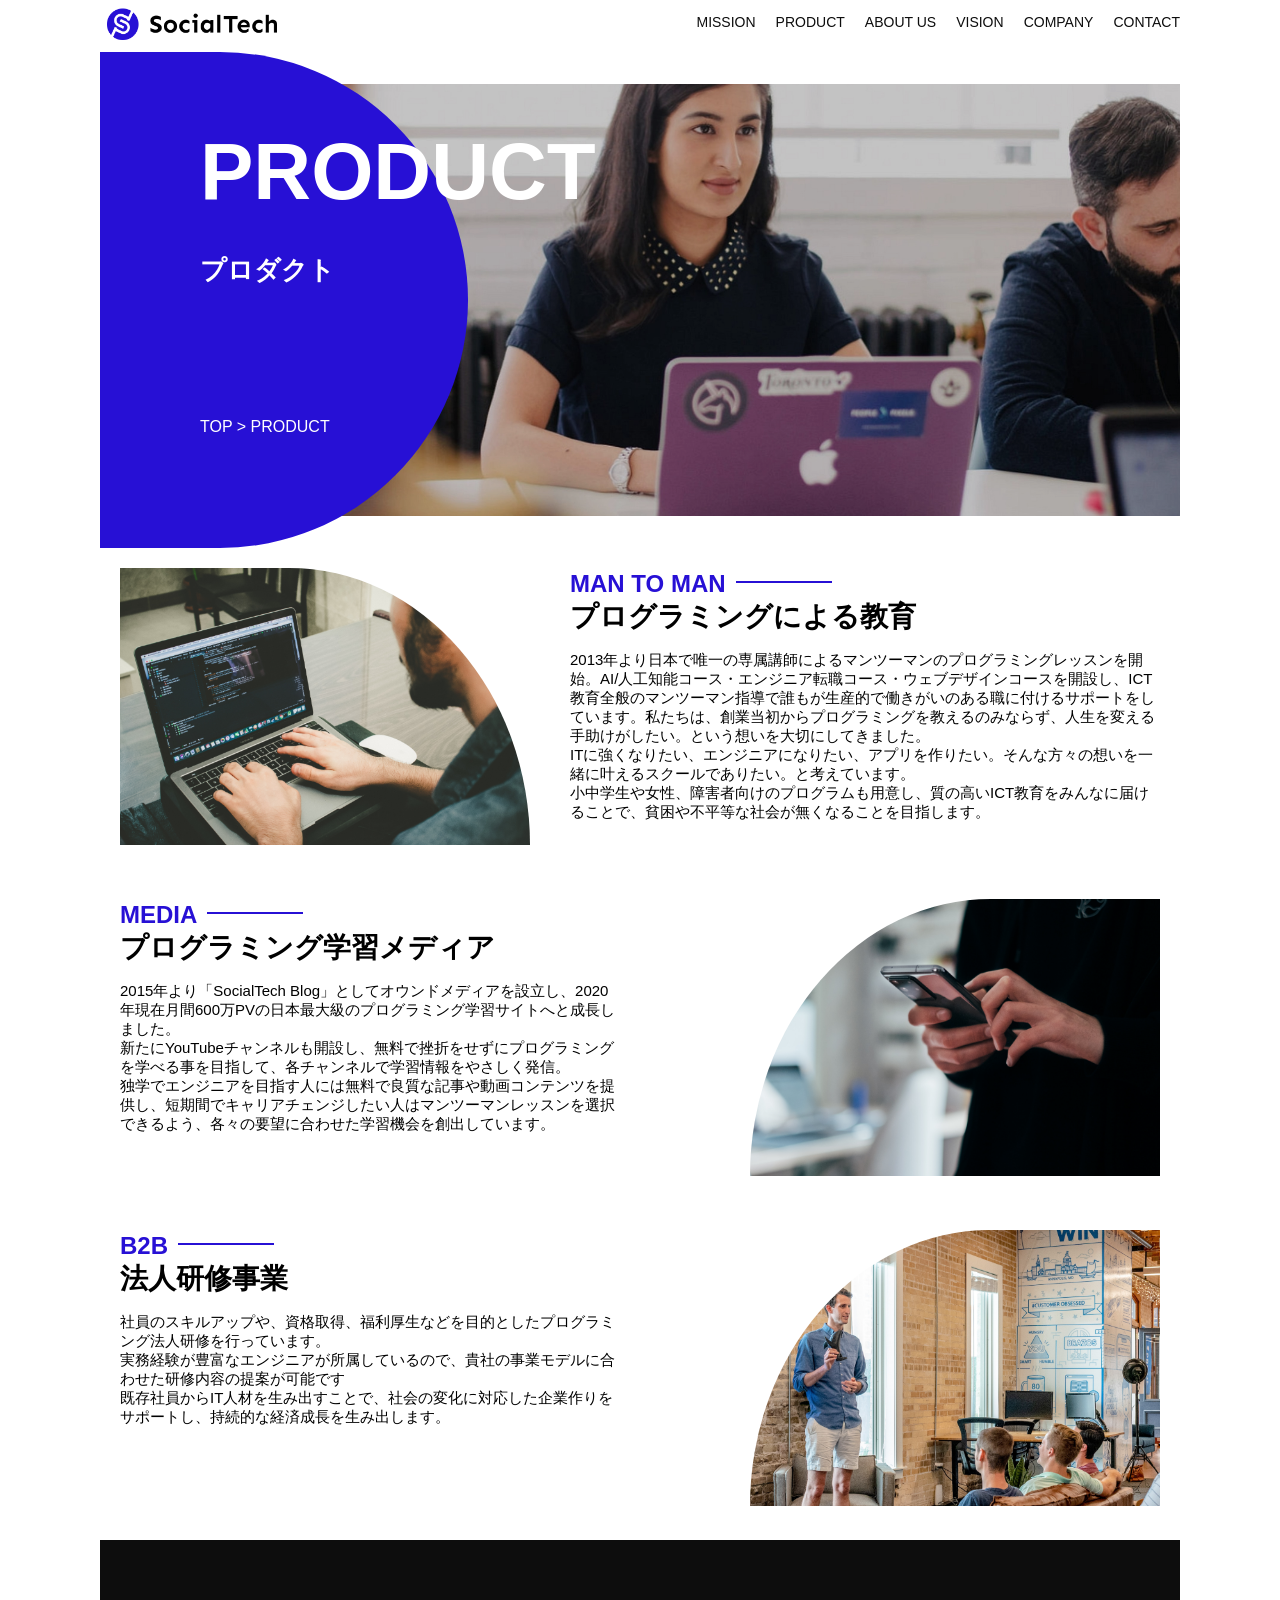
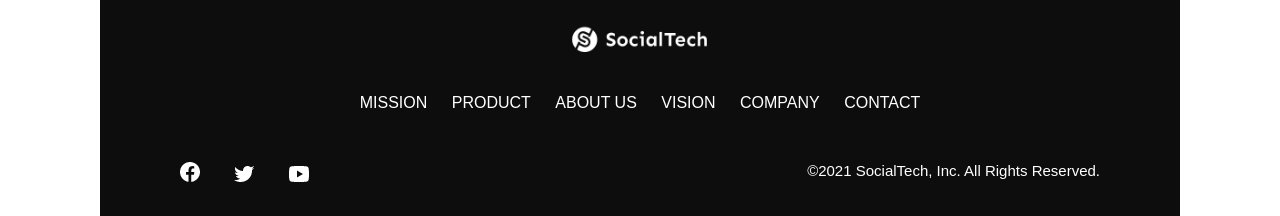
<file:  kadai_tutorial_output/socialtech/product.html>
<!doctype html>
<html>
    <head>
        <title>SocialTech -PRODUCT プロダクト-</title>
        <meta charset="UTF-8" />
        <meta
            name="description"
            content="SocialTechの4つのプロダクトを紹介します"
        />
        <meta name="viewport" content="width=device-width, initial-scale=1.0" />
        <link rel="stylesheet" href="style.css" />
    </head>

    <body>
        <!-- ヘッダー -->
        <header>
            <!-- ロゴ -->
            <a href="index.html" id="logo">
                <img src="images/logo.png" alt="トップページに戻る" />
            </a>

            <!-- PC用ナビゲーション -->
            <nav id="nav-pc">
                <ul>
                    <li><a href="mission.html">MISSION</a></li>
                    <li><a href="product.html">PRODUCT</a></li>
                    <li><a href="index.html#aboutus">ABOUT US</a></li>
                    <li><a href="index.html#vision">VISION</a></li>
                    <li><a href="index.html#company">COMPANY</a></li>
                    <li><a href="index.html#contact">CONTACT</a></li>
                </ul>
            </nav>

            <!-- スマホ用メニューボタン -->
            <button
                id="menu-sp"
                onclick="
                    document.getElementById('nav-sp').style.display = 'block'
                "
            >
                <img src="images/button-menu.png" alt="ナビゲーターを開く" />
            </button>
            <!-- スマホ用ナビゲーション -->
            <div id="nav-sp">
                <button
                    id="close"
                    onclick="
                        document.getElementById('nav-sp').style.display = 'none'
                    "
                >
                    <img
                        src="images/button-close.png"
                        alt=" ナビゲーターを閉じる"
                    />
                </button>

                <nav>
                    <ul>
                        <li>
                            <a
                                id="logo-sp"
                                href="index.html"
                                onclick="
                                    document.getElementById(
                                        'nav-sp',
                                    ).style.display = 'none'
                                "
                                ><img
                                    src="images/logo-sp.png"
                                    alt="トップページに戻る"
                            /></a>
                        </li>
                        <li>
                            <a
                                class="menu"
                                href="mission.html"
                                onclick="
                                    document.getElementById(
                                        'nav-sp',
                                    ).style.display = 'none'
                                "
                                >MISSION</a
                            >
                        </li>
                        <li>
                            <a
                                class="menu"
                                href="product.html"
                                onclick="
                                    document.getElementById(
                                        'nav-sp',
                                    ).style.display = 'none'
                                "
                                >PRODUCT</a
                            >
                        </li>
                        <li>
                            <a
                                class="menu"
                                href="index.html#aboutus"
                                onclick="
                                    document.getElementById(
                                        'nav-sp',
                                    ).style.display = 'none'
                                "
                                >ABOUT US</a
                            >
                        </li>
                        <li>
                            <a
                                class="menu"
                                href="index.html#vision"
                                onclick="
                                    document.getElementById(
                                        'nav-sp',
                                    ).style.display = 'none'
                                "
                                >VISION</a
                            >
                        </li>
                        <li>
                            <a
                                class="menu"
                                href="index.html#company"
                                onclick="
                                    document.getElementById(
                                        'nav-sp',
                                    ).style.display = 'none'
                                "
                                >COMPANY</a
                            >
                        </li>
                        <li>
                            <a
                                class="menu"
                                href="index.html#contact"
                                onclick="
                                    document.getElementById(
                                        'nav-sp',
                                    ).style.display = 'none'
                                "
                                >CONTACT</a
                            >
                        </li>
                    </ul>
                </nav>
                <div id="sns">
                    <a href="https://www.facebook.com/sejuku2013">
                        <img
                            src="images/button-facebook.png"
                            alt="Facebookへのリンク"
                        />
                    </a>
                    <a href="https://twitter.com/samuraijuku">
                        <img
                            src="images/button-twitter.png"
                            alt="Twitterのリンク"
                        />
                    </a>
                    <a
                        href="https://www.youtube.com/channel/UCCFOQO5aDK0xXam4cUQXT8g"
                    >
                        <img
                            src="images/button-youtube.png"
                            alt="YouTubeのリンク"
                        />
                    </a>
                </div>
            </div>
        </header>

        <main>
            <article>
                <section id="product-main">
                    <div class="product-main-inner">
                        <div id="product-title">
                            <h1>PRODUCT<br /><span>プロダクト</span></h1>
                            <p>TOP > PRODUCT</p>
                        </div>
                    </div>
                </section>
                <section class="product-section product-section-left">
                    <div class="product-section-img">
                        <img
                            src="images/product/product-mantoman.png"
                            alt="PCでコードを書く男性"
                        />
                    </div>
                    <div class="product-read">
                        <h2 class="product-h2">MAN TO MAN</h2>
                        <h3 class="product-h3">プログラミングによる教育</h3>
                        <p>
                            2013年より日本で唯一の専属講師によるマンツーマンのプログラミングレッスンを開始。AI/人工知能コース・エンジニア転職コース・ウェブデザインコースを開設し、ICT教育全般のマンツーマン指導で誰もが生産的で働きがいのある職に付けるサポートをしています。私たちは、創業当初からプログラミングを教えるのみならず、人生を変える手助けがしたい。という想いを大切にしてきました。<br />ITに強くなりたい、エンジニアになりたい、アプリを作りたい。そんな方々の想いを一緒に叶えるスクールでありたい。と考えています。<br />小中学生や女性、障害者向けのプログラムも用意し、質の高いICT教育をみんなに届けることで、貧困や不平等な社会が無くなることを目指します。
                        </p>
                    </div>
                </section>

                <section class="product-section product-section-right">
                    <div class="product-read">
                        <h2 class="product-h2">MEDIA</h2>
                        <h3 class="product-h3">プログラミング学習メディア</h3>
                        <p>
                            2015年より「SocialTech
                            Blog」としてオウンドメディアを設立し、2020年現在月間600万PVの日本最大級のプログラミング学習サイトへと成長しました。<br />新たにYouTubeチャンネルも開設し、無料で挫折をせずにプログラミングを学べる事を目指して、各チャンネルで学習情報をやさしく発信。<br />独学でエンジニアを目指す人には無料で良質な記事や動画コンテンツを提供し、短期間でキャリアチェンジしたい人はマンツーマンレッスンを選択できるよう、各々の要望に合わせた学習機会を創出しています。
                        </p>
                    </div>
                    <div class="product-section-img">
                        <img
                            src="images/product/product-media.png"
                            alt="スマートフォンを操作する人"
                        />
                    </div>
                </section>
                <section class="product-section product-section-right">
                    <div class="product-read">
                        <h2 class="product-h2">B2B</h2>
                        <h3 class="product-h3">法人研修事業</h3>
                        <p>
                            社員のスキルアップや、資格取得、福利厚生などを目的としたプログラミング法人研修を行っています。<br />実務経験が豊富なエンジニアが所属しているので、貴社の事業モデルに合わせた研修内容の提案が可能です<br />既存社員からIT人材を生み出すことで、社会の変化に対応した企業作りをサポートし、持続的な経済成長を生み出します。
                        </p>
                    </div>
                    <div class="product-section-img">
                        <img
                            src="images/product/product-b2b.png"
                            alt="講演中の男性とそれを聴く人々"
                        />
                    </div>
                </section>
            </article>
        </main>

        <footer>
            <div id="footer-logo">
                <img src="images/logo-sp.png" alt="SocialTech" />
            </div>
            <div id="footer-link">
                <a href="mission.html">MISSION</a>
                <a href="product.html">PRODUCT</a>
                <a href="index.html#aboutus">ABOUT US</a>
                <a href="index.html#vision">VISION</a>
                <a href="index.html#company">COMPANY</a>
                <a href="index.html#contact">CONTACT</a>
            </div>
            <div id="sns-footer">
                <div class="sns-btns">
                    <a href="https://www.facebook.com/sejuku2013"
                        ><img
                            src="images/button-facebook.png"
                            alt="Facebookのリンク"
                    /></a>
                    <a href="https://twitter.com/samuraijuku"
                        ><img
                            src="images/button-twitter.png"
                            alt="Twitterのリンク"
                    /></a>
                    <a
                        href="https://www.youtube.com/channel/UCCFOQO5aDK0xXam4cUQXT8g"
                        ><img
                            src="images/button-youtube.png"
                            alt="YouTubeのリンク"
                    /></a>
                </div>
                <p id="copyright">
                    &copy;2021 SocialTech, Inc. All Rights Reserved.
                </p>
            </div>
        </footer>
    </body>
</html>
</file>
<file: kadai_013/style.css>
/* PC、スマホ共通スタイル */
body {
    font-family:
        "Source Sans Pro", "Hiragino Kaku Gothic ProN", Meiryo, Arial,
        sans-serif;
}

p {
    font-size: 15px;
}

#main-visual > img {
    width: 100%;
}

/*================
PC用のスタイル
=================*/
@media screen and (min-width: 768px) {
    /* 横幅設定 */
    body {
        max-width: 1080px;
        min-width: 960px;
        margin: 0 auto 0 auto;
    }

    /* ヘッダー */
    header {
        display: flex;
        justify-content: space-between;
    }

    /* ナビゲーションのレイアウト */
    #nav-pc {
        text-align: right;
        font-size: 14px;
        padding-top: 15px;
    }

    /* ナビゲーションのリンクの装飾設定 */
    #nav-pc > a {
        text-decoration: none;
        margin-left: 20px;
    }

    #nav-pc > a:link {
        color: #0d0d0d;
    }

    #nav-pc > a:visited {
        color: #0d0d0d;
    }

    #nav-pc > a:hover {
        color: #0d0d0d;
        text-decoration: underline;
    }

    #nav-pc > a:active {
        color: #0d0d0d;
    }
    #menu-sp {
        display: none;
    }
    #nav-sp {
        display: none;
    }
}
/* SP用課題 */

@media screen and (max-width: 767px) {
    body {
        min-width: 375px;
        margin: 0;
    }
    #nav-pc {
        display: none;
    }
    #menu-sp {
        float: right;
        padding: 0;
    }
    #nav-sp {
        background-color: #ce933e;
        position: absolute;
        left: 0;
        top: 0;
        height: 100%;
        width: 100%;
        display: none;
        z-index: 100;
    }
    #nav-sp ul {
        padding-left: 0;
    }
    #nav-sp li {
        list-style: none;
    }
    #close {
        position: absolute;
        top: 20px;
        right: 20px;
    }
    #logo-sp {
        margin: 80px 0 30px 20px;
    }
    #nav-sp a {
        display: block;
    }
    #nav-sp a:link {
        color: #ffffff;
    }
    #nav-sp a:visited {
        color: #ffffff;
    }
    #nav-sp a:hover {
        color: #ffffff;
        text-decoration: underline;
    }
    #nav-sp a:active {
        color: #ffffff;
    }
    #nav-sp .menu {
        text-decoration: none;
        display: block;
        margin: 0 20px;
        height: 44px;
        font-size: 16px;
        background-image: url("images/arrow.png");
        background-repeat: no-repeat;
        background-position: right top;
    }
}
</file>
<file:  kadai_tutorial_output/socialtech/style.css>
/* PC、スマホ共通スタイル */
* {
    box-sizing: border-box;
}

p {
    font-size: 15px;
}
body {
    max-width: 1080px;
    margin: 0 auto 0 auto;
    font-family:
        "Source Sans Pro", "Hiragino Kaku Gothic ProN", Meiryo, Arial,
        sans-serif;
}
/* ヘッダー */
header {
    display: flex;
    justify-content: space-between;
}

/* ナビゲーションのレイアウト */
#nav-pc {
    font-size: 14px;
}

#nav-pc ul {
    display: flex;
    padding-left: 0;
}

#nav-pc li {
    list-style: none;
}

/* ナビゲーションリンクの装飾設定　*/
#nav-pc a {
    text-decoration: none;
    margin-left: 20px;
    color: #0d0d0d;
}

#nav-pc a:hover {
    text-decoration: underline;
}
/* スマホ用ナビを非表示 */
#nav-sp,
#menu-sp {
    display: none;
}
/* メインビジュアル*/
#main-visual {
    position: relative;
    height: 400px;
}

#main-message {
    position: absolute;
    top: 0;
    left: 0;
    background-color: #2710d5;
    color: #ffffff;
    border-radius: 0 0 476px 0;
    max-width: 620px;
    height: 100%;
    width: 100%;
    z-index: 11;
}
#main-message > h1 {
    font-size: 60px;
    margin: 100px 0 0 50;
}
#main-message > p {
    font-size: 28px;
    margin: 0 0 0 50px;
}
#main-visual > img {
    max-width: 620px;
    border-radius: 476px 0 0 0;
    position: absolute;
    top: 0;
    right: 0;
    z-index: 10;
}

h2 {
    margin-top: 40px 0 0 0;
}
h2::after {
    content: url("images/line.png");
    margin-left: 10px;
}
h3 {
    font-size: 27px;
}
#mission {
    margin: 80px auto;
}
#mission-flex {
    display: flex;
}
#mission-flex > div {
    width: 50%;
    margin: 20px;
}
#mission-photo {
    width: 100%;
}
#s2dgs {
    margin-top: 50px;
    width: 100%;
}
/* プロダクト */
#product {
    background-color: #fafafa;
    margin: 80px 0 80px 0;
    padding: 10px 40px 0px 40px;
}
/* 外枠 */

#product .product-flex {
    display: flex;
    margin: 40px;
}
/* 左のカラム */
#product-left {
    width: 50%;
    margin-right: 20px;
}
/* 右のカラム */
#product-right {
    width: 50%;
    margin-left: 20px;
    margin-top: 80px;
}
/* 画像＋説明の枠 */
#product-left > div {
    position: relative;
    height: 480px;
    margin-right: 20px;
}
#product-right > div {
    position: relative;
    height: 480px;
    margin-left: 20px;
}
/* 画像 */
.product-photo {
    width: 100%;
}
/* 説明文の枠 */
.product-explain {
    background-color: #ffffff;
    position: absolute;
    bottom: 50px;
    margin: 0 40px 0 40px;
    padding: 20px;
    box-shadow: 5px 5px 10px rgba(0, 0, 0, 0.05);
}
/* 説明文の英語 */
.product-explain > span {
    color: #2710d5;
    font-size: 16px;
    font-weight: bold;
    margin: 0;
}
/* 説明文の見出し */
.product-explain > h3 {
    margin: 5px 0 5px 0;
}
/* 説明文 */
.product-explain > p {
    font-size: 14px;
    margin: 0;
}
/* もっと見るボタン */
#product-more {
    text-align: center;
}
#product-more a {
    position: relative;
    bottom: -42px;
}
/* ABOUT US */
#aboutus {
    margin: 80px auto;
}
/* 3つの組織文化と画像を入れる枠 */
#aboutus > div {
    display: flex;
}
/* 画像 */
.culture-img {
    width: 50%;
    align-self: flex-start;
}
.culture-img2 {
    margin-top: 50px;
    width: 100%;
}
/* 3つの組織文化の表 */
.culture-table {
    margin-right: 50px;
}
/* 番号 */
.culture-num {
    font-size: 80px;
    color: #2710d5;
    padding: 0 20px 0 0;
}
/* 見出し */
.culture-table th {
    text-align: left;
    font-size: 28px;
    font-weight: bold;
}
/* 組織文化英語 */
.culture-en {
    color: #2710d5;
    font-size: 24px;
}
/* 説明文 */
.culture-description {
    margin: 0;
}
/* ビジョン */
#vision {
    margin: 80px auto;
}
/* セクション内の外枠*/
#vision > div {
    display: flex;
    justify-content: space-between;
    flex-wrap: wrap;
}
/*7つの行動指針の枠*/
.vision-box {
    width: 300px;
    height: 300px;
    margin-bottom: 30px;
    position: relative;
}
.vision-box > img {
    width: 100%;
    position: relative;
    z-index: 30;
}
.vision-box > div {
    position: absolute;
    top: 0;
    left: 0;
    z-index: 31;
    margin-right: 20px;
}
.vision-box > div > h4 {
    color: #2710d5;
    font-size: 19px;
    margin: 80px 0 0 0;
}
.vision-box > div > h4::first-letter {
    font-size: 40px;
}
.vision-box > div > h5 {
    font-size: 20px;
    margin: 0;
}
.vision-box > div > p {
    margin: 10px 0 0 0;
}
/* 会社概要 */
#company {
    margin: 80px auto;
}

#company-table {
    width: 100%;
}
.tableheader {
    text-align: left;
    padding: 20px;
    border-bottom-color: #2710d5;
    border-bottom-style: solid;
    border-bottom-width: 1px;
    width: 100px;
}
.tableheader-first {
    border-top-color: #2710d5;
    border-top-width: 1px;
    border-top-style: solid;
}
.cell {
    padding: 30px;
    border-bottom-color: #ececec;
    border-bottom-width: 1px;
    border-bottom-style: solid;
}
.cell-first {
    border-top-color: #ececec;
    border-top-width: 1px;
    border-top-style: solid;
}
#company > iframe {
    width: 100%;
    height: 368px;
    margin-top: 40px;
}
/* お問い合わせ */
#contact {
    margin: 80px auto;
}
/* 外枠 */
#contact > form > div {
    display: flex;
    flex-direction: row;
    flex-wrap: wrap;
    padding-bottom: 30px;
}
/* 左列の見出し */
.contact-heading {
    width: 240px;
    align-self: center;
}
/* 見出しのラベル */
.contact-label {
    font-weight: bold;
}
/* 必須 */

.contact-span {
    color: #ce2222;
    margin-left: 20px;
    font-weight: bold;
}
/* テキストボックス */
.contact-textbox {
    border-top: none;
    border-left: none;
    border-right: none;
    border-bottom: 1px solid #707070;
    background-color: #fafafa;
    width: 400px;
    height: 56px;
}
/* お問い合わせ内容のテキストエリア */
.contact-textarea {
    border-top: none;
    border-left: none;
    border-right: none;
    border-bottom-width: 1px;
    border-bottom-color: #707070;
    background-color: #fafafa;
    width: 400px;
    height: 200px;
}
/* 個人情報の取り扱い */
#contact dt {
    font-weight: bold;
}
#contact dd {
    margin-bottom: 16px;
}
#contact dd p {
    margin: 0;
}
#contact dd ul {
    padding-left: 0;
}
#contact dd li {
    margin-bottom: 0;
    list-style: none;
}
/* フッター */
footer {
    background-color: #0d0d0d;
    text-align: center;
    padding: 80px 80px 30px 80px;
}
#footer-logo {
    margin-bottom: 30px;
}
#footer-link {
    margin-bottom: 50px;
}
#footer-link > a {
    text-decoration: none;
    margin: 10px;
    color: #ffffff;
}
#footer-link > a:hover {
    text-decoration: underline;
}
#sns-footer {
    display: flex;
    justify-content: space-between;
}
#sns-footer a {
    margin-right: 30px;
}
#copyright {
    color: #ffffff;
    margin: 0;
}
/* mission.html用スタイル */
/* ミッションのメインビジュアル */
.mission-main-inner {
    background-image: url("images/mission/mission-main.png");
    background-repeat: no-repeat;
    background-position: center;
    height: 496px;
}
#mission-title {
    background-color: #2710d5;
    width: 368px;
    color: #ffffff;
    height: 496px;
    border-radius: 0 248px 248px 0;
    position: relative;
}
#mission-title h1 {
    position: absolute;
    top: 0;
    left: 100px;
    font-size: 80px;
    line-height: 1;
}
#mission-title h1 span {
    font-size: 26px;
}
#mission-title > p {
    position: absolute;
    top: 350px;
    left: 100px;
    font-size: 16px;
}
#mission-s2dgs {
    padding: 20px;
}
.mission-h2 {
    color: #2710d5;
    font-size: 40px;
}
.mission-h2::after {
    content: none;
}
/* ミッションページ　5つのゴールの設定 */
#mission-five-goals {
    padding: 20px;
    display: flex;
}
#mission-five-goals .five-goals-image {
    width: 30%;
    padding: 20px;
}
#mission-five-goals .five-goals-image img {
    width: 100%;
}
#mission-five-goals .five-goals-read {
    width: 70%;
    padding: 20px;
}
#mission-five-goals .five-goals-read > div {
    margin-bottom: 40px;
}
.fivegoals-image-right {
    float: right;
    margin: 20px;
}
.fivegoals-image-left {
    float: left;
    margin: 20px;
}
.fivegoals-number {
    color: #2710d5;
    font-size: 48px;
    font-weight: bold;
    margin: 0;
}
.fivegoals-h3 {
    font-size: 28px;
    margin: 0;
}
.fivegoals-p {
    margin: 0;
}
/* プロダクトページ */
.product-main-inner {
    background-image: url("images/product/product-main.png");
    background-repeat: no-repeat;
    background-position-y: center;
}
#product-title {
    background-color: #2710d5;
    width: 368px;
    color: #ffffff;
    height: 496px;
    border-radius: 0 248px 248px 0;
    position: relative;
}
#product-title h1 {
    position: absolute;
    top: 0;
    left: 100px;
    font-size: 80px;
    line-height: 1;
}
#product-title h1 span {
    font-size: 26px;
}
#product-title > p {
    position: absolute;
    top: 350px;
    left: 100px;
    font-size: 16px;
}
/* セクション */
.product-section {
    display: flex;
    padding: 20px 20px 0;
}
.product-section .product-section-img {
    width: 450px;
}
/* 左が画像のセクション*/
.product-section-left .product-section-img img {
    width: 100%;
    padding: 0 40px 30px 0;
    border-radius: 0 432px 0 0;
}
.product-section-left .product-read {
    width: 50%;
    flex-grow: 1;
}
.product-section-left .product-read p {
    margin-bottom: 0;
}
/* 右が画像のセクション*/
.product-section-right {
    justify-content: space-between;
}
.product-section-right .product-section-img img {
    width: 100%;
    padding: 0 0 30px 40px;
    border-radius: 432px 0 0 0;
}
.product-section-right .product-read {
    width: 500px;
}
.product-h2 {
    color: #2710d5;
    font-size: 24px;
    margin: 0;
}
.product-h3 {
    font-size: 28px;
    margin: 0;
}
/*====================
  スマートフォン用のスタイル
 =====================*/
/* 画面幅が767px以下のとき */
@media screen and (max-width: 767px) {
    /* PC用ナビゲーション非表示 */
    #nav-pc {
        display: none;
    }
    /* ハンバーガーメニュー */
    #menu-sp {
        display: block;
        background-color: transparent;
        float: right;
        padding: 0;
        border: none;
    }
    /* スマホ用ナビゲーションの表示切替*/
    /* 初期状態、レイアウトと非表示設定 */
    #nav-sp {
        background-color: #2710d5;
        position: fixed;
        left: 0;
        top: 0;
        width: 100%;
        height: 100%;
        display: none;
        z-index: 100;
    }
    /* ×ボタン */
    #close {
        position: absolute;
        top: 20px;
        right: 20px;
        background-color: transparent;
        border: none;
    }
    #nav-sp ul {
        padding-left: 0;
    }
    #nav-sp li {
        list-style: none;
    }
    /* ナビゲーションメニュー用ロゴ */
    #logo-sp {
        margin: 80px 0 30px 20px;
    }
    /* ナビゲーションのリンクの装飾設定 */
    #nav-sp nav a {
        display: block;
        color: #ffffff;
    }
    #nav-sp nav a:hover {
        text-decoration: underline;
    }
    #nav-sp .menu {
        text-decoration: none;
        margin: 0 20px;
        height: 44px;
        font-size: 16px;
        background-image: url("images/arrow.png");
        background-repeat: no-repeat;
        background-position: right top;
    }
    #sns {
        position: absolute;
        bottom: 20px;
        left: 20px;
    }
    #sns > a {
        margin-right: 30px;
    }
    /* メインビジュアル */
    #main-visual {
        position: relative;
        height: 470px;
    }
    #main-visual > div {
        text-align: center;
        height: 280px;
    }
    #main-visual h1 {
        font-size: 28px;
        margin-top: 90px;
    }
    #main-visual > div > p {
        margin: 0;
        font-size: 15px;
    }
    #main-visual > img {
        width: 100%;
        border-radius: 476px 0 0 0;
        top: auto;
        bottom: 0;
    }
    /*見出し*/
    h2 {
        margin: 15px 0 15px 0;
    }
    h3 {
        font-size: 24px;
        margin: 10px 0 0 0;
    }
    /* ミッション */
    #mission {
        margin: 20px 0;
        padding: 0 20px;
    }
    #mission-flex {
        flex-direction: column;
    }
    #mission-flex > div {
        width: 100%;
        margin: 0;
    }
    /* プロダクト */
    #product {
        margin: 0;
        padding: 10px 20px 0 20px;
    }
    #product,
    .product-flex {
        flex-direction: column;
        margin-top: 0;
    }
    #product-left,
    #product-right {
        width: 100%;
        margin: 0;
    }
    /*  画像＋説明の枠 */
    #product-left > div,
    #product-right > div {
        height: auto;
        margin: 0;
    }
    /* 説明文の枠 */
    .product-explain {
        position: relative;
        margin: 0;
    }
    .product-explain > h3 {
        margin: 10px 0;
        font-size: 24px;
    }
    /* もっと見るボタン */
    #product-more {
        text-align: left;
    }
    /* ABOUT US */
    #aboutus {
        margin: 80px 20px;
    }
    #aboutus > div {
        flex-direction: column;
    }
    .culture-table th {
        font-size: 16px;
    }
    .culture-table {
        margin-right: 0;
        padding-right: 0;
        order: 2;
    }
    .culture-img {
        width: 100%;
        order: 1;
    }
    .culture-img2 {
        margin-top: 0;
    }
    .culture-num {
        padding: 0;
    }
    .culture-description {
        margin: 0;
    }
    /* ビジョン */
    #vision {
        margin: 80px 20px;
    }
    .vision-box > img {
        position: absolute;
        top: 0;
        left: 0;
    }
    .vision-box > div > h4 {
        margin: 60px 0 0 0;
    }
    /*会社概要*/
    #company {
        margin: 0 20px;
    }
    #company > h3 {
        margin-bottom: 20px;
    }
    .tableheader {
        width: 50px;
    }
    .cell {
        padding: 20px;
    }
    #company > iframe {
        height: 240px;
    }
    /* お問い合わせ */
    #contact {
        margin: 80px 20px;
    }
    #contact > h3 {
        margin-bottom: 20px;
    }
    #contact > form > div {
        flex-direction: column;
        margin-bottom: 20px;
    }
    .contact-heading {
        align-self: auto;
        margin-bottom: 20px;
    }
    .contact-textbox {
        min-width: 300px;
        width: 100%;
    }
    .contact-textarea {
        height: 150px;
        width: 100%;
    }
    .radiobutton {
        margin-bottom: 20px;
    }
    /* フッター */
    footer {
        padding: 30px 20px 50px 20px;
        text-align: left;
    }
    #footer-link > a {
        margin: 0 20px 30px 0;
        display: block;
        background-image: url("images/arrow.png");
        background-repeat: no-repeat;
        background-position: right top;
    }
    #footer-link > a:hover {
        text-decoration: underline;
    }
    #sns-footer {
        display: flex;
        flex-direction: column;
        justify-content: flex-start;
    }
    #copyright {
        font-size: 12px;
        margin-top: 30px;
    }
    .sns-btns {
        display: flex;
    }
    /* mission.html用スタイル */
    /* ミッションのメインビジュアル */
    #mission-main {
        height: 256px;
        margin-top: 4%;
        position: relative;
    }
    .mission-main-inner {
        height: 80%;
        background-size: cover;
    }
    #mission-title {
        width: 136px;
        height: 256px;
        position: absolute;
        top: -10%;
    }
    #mission-title h1 {
        left: 20px;
        font-size: 40px;
    }
    #mission-title h1 span {
        font-size: 18px;
    }
    #mission-title > p {
        top: 180px;
        left: 20px;
        font-size: 13px;
    }
    /* ミッションページ　S2DGSの設定 */
    .mission-h2 {
        font-size: 38px;
        margin: 0px;
    }
    .mission-h2::after {
        content: none;
    }
    #mission-s2dgs > img {
        width: 100%;
    }
    /* ミッションページ　5つのゴールの設定 */
    #mission-five-goals {
        flex-direction: column;
    }
    #mission-five-goals > div {
        padding: 0;
    }
    #mission-five-goals .five-goals-image,
    #mission-five-goals .five-goals-read {
        width: 100%;
        padding: 0;
    }
    #mission-five-goals .five-goals-read > div {
        display: flex;
        flex-direction: column;
    }
    .fivegoals-image-right,
    .fivegoals-image-left {
        align-self: center;
    }
    /* プロダクトページ */
    #product-main {
        height: 256px;
        margin-top: 4%;
        position: relative;
    }
    .product-main-inner {
        height: 80%;
        background-size: cover;
    }
    #product-title {
        width: 136px;
        height: 256px;
        position: absolute;
        top: -10%;
    }
    #product-title h1 {
        left: 20px;
        font-size: 40px;
    }
    #product-title h1 span {
        font-size: 18px;
    }
    #product-title > p {
        top: 180px;
        left: 20px;
        font-size: 13px;
    }
    /* セクション */
    .product-section {
        flex-direction: column;
    }
    .product-section .product-section-img {
        width: 100%;
    }
    .product-section .product-section-img img {
        width: 100%;
        padding: 0;
    }
    .product-section-left .product-section-img img {
        border-radius: 0 300px 0 0;
    }
    .product-section-left .product-read {
        width: 100%;
        flex-grow: 1;
    }
    /* 右が画像のセクション*/
    .product-section-right .product-section-img img {
        order: 1;
        border-radius: 300px 0 0 0;
    }
    .product-section-right .product-read {
        order: 2;
        width: 100%;
    }
}
</file>
